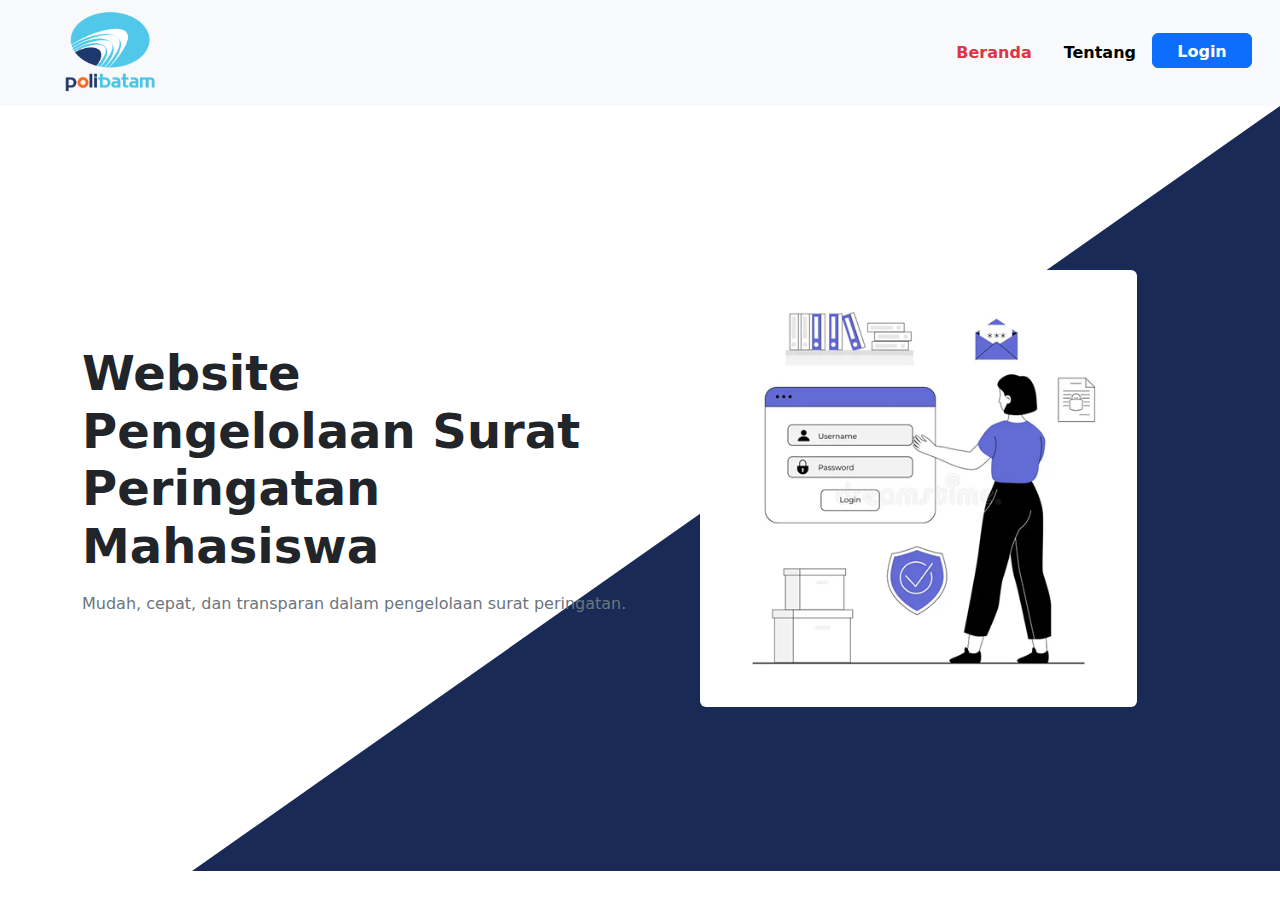
<file: index.html>
<!DOCTYPE html>
<html lang="id">
  <head>
    <meta charset="UTF-8" />
    <meta name="viewport" content="width=device-width, initial-scale=1.0" />
    <title>Dashboard</title>
    <link rel="stylesheet" href="index.css">
    <link
      href="https://cdn.jsdelivr.net/npm/bootstrap@5.3.2/dist/css/bootstrap.min.css"
      rel="stylesheet"
    />

    <link rel="preconnect" href="https://fonts.googleapis.com" />
    <link rel="preconnect" href="https://fonts.gstatic.com" crossorigin />
    <link
      href="https://fonts.googleapis.com/css2?family=Poppins:wght@400;600;700&display=swap"
      rel="stylesheet"
    />
  </head>
  <body>
    <header>
        <nav class="navbar navbar-expand-lg bg-body-tertiary">
          <div class="container-fluid">
            <img src="./FOTO/logo.png" class="ms-xl-5 ms-0" width="100px" alt="">
            <button class="navbar-toggler" type="button" data-bs-toggle="collapse" data-bs-target="#navbarSupportedContent" aria-controls="navbarSupportedContent" aria-expanded="false" aria-label="Toggle navigation">
              <span class="navbar-toggler-icon"></span>
            </button>
            <div class="collapse navbar-collapse" id="navbarSupportedContent">
              <ul class="navbar-nav me-auto mb-2 mb-lg-0">
              </ul>
              <div class="d-flex">
                 <li class="nav-item nav">
                  <a class="nav-link text-danger fw-bold active" aria-current="page" href="index.html">Beranda</a>
                </li>
                 <li class="nav-item nav">
                  <a class="nav-link text-black fw-bold active" aria-current="page" href="tentang.html">Tentang</a>
                </li>
                <li class="nav-item nav">
                    <a href="login.html" type="button" class="btn btn-primary fw-bold me-3">Login</a>
                </li>
              </div>
            </div>
          </div>
        </nav>
        
    </header>

    <main class="hero-section">
      <div class="container">
        <div class="row align-items-center">
          <div class="col-lg-6 hero-content">
            <h1>Website Pengelolaan Surat Peringatan Mahasiswa</h1>
            <p class="mt-3">
              Mudah, cepat, dan transparan dalam pengelolaan surat peringatan.
            </p>
          </div>

          <div class="col-lg-6 mt-4 mt-lg-0">
            <div class="illustration-container">
              <img
                class="rounded-2 ms-xl-5 ms-0"
                src="./FOTO/Rectangle.png"
                alt="Ilustrasi Login dan Keamanan"
                width="80%"
              />
            </div>
          </div>
        </div>
      </div>
    </main>

    <script src="https://cdn.jsdelivr.net/npm/bootstrap@5.3.2/dist/js/bootstrap.bundle.min.js"></script>
  </body>
</html>
</file>
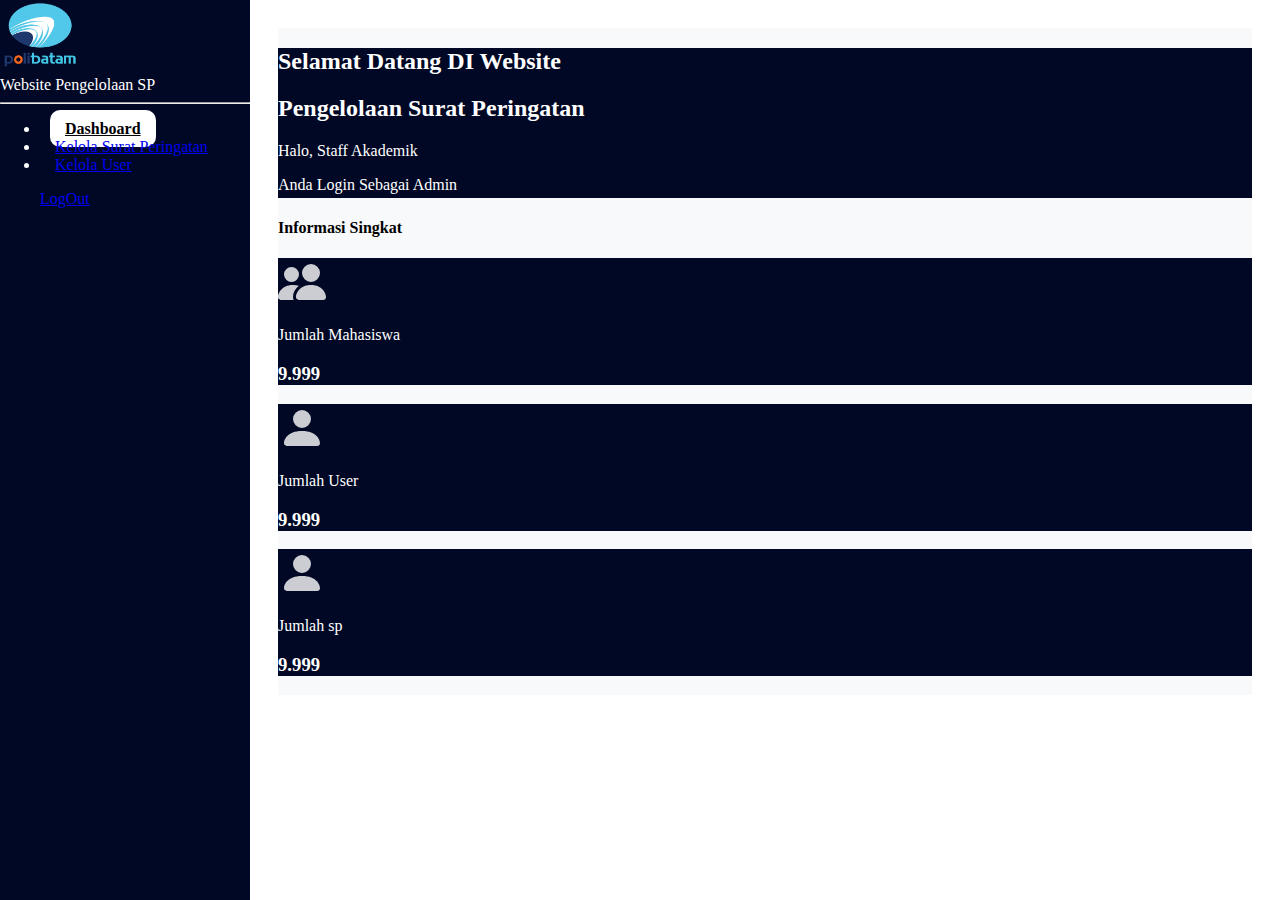
<file: admin/index.html>
<!DOCTYPE html>
<html lang="en">
  <head>
    <meta charset="UTF-8" />
    <meta name="viewport" content="width=device-width, initial-scale=1.0" />
    <title>Admin Page</title>
    <link rel="stylesheet" href="styles.css" />
    <link
      rel="stylesheet"
      href="https://cdn.jsdelivr.net/npm/bootstrap-icons@1.11.3/font/bootstrap-icons.min.css"
    />
    <link
      href="https://cdn.jsdelivr.net/npm/bootstrap@5.3.7/dist/css/bootstrap.min.css"
      rel="stylesheet"
      integrity="sha384-LN+7fdVzj6u52u30Kp6M/trliBMCMKTyK833zpbD+pXdCLuTusPj697FH4R/5mcr"
      crossorigin="anonymous"
    />
  </head>

  <body>
    <!-- Tombol Hamburger -->
    <i id="hamburger" class="bi bi-list fs-4 text-black"></i>

    <!-- Sidebar -->
    <div id="sidebar" class="sidebar d-flex flex-column">
      <div class="row">
        <div class="col-3 mt-2">
          <img src="../FOTO/logo.png" class="ms-4 mt-2" width="80px" alt="" />
        </div>
        <div class="col-9 d-flex flex-column mt-3">
          <span class="text-decoration-none ms-5 fw-bold fs-6"> Website </span>
          <span class="text-decoration-none ms-5 fw-bold fs-6">
            Pengelolaan
          </span>
          <span class="text-decoration-none ms-5 fw-bold fs-6"> SP </span>
        </div>
      </div>

      <hr style="color: white" />

      <ul class="d-flex nav flex-column">
        <li class="nav-item">
          <a class="nav-link active text-white fw-bold fs-6" href=""
            >Dashboard</a
          >
        </li>
        <li class="nav-item">
          <a class="nav-link text-white fw-bold fs-6" href="kelola_sp.html">Kelola Surat Peringatan</a>
        </li>
        <li class="nav-item">
          <a class="nav-link text-white fw-bold fs-6" href="kelola_user.html">Kelola User</a>
        </li>
      </ul>

      <ul class="mt-auto">
        <a href="../login.html" type="button" class="btn btn-light fw-bold">LogOut</a>
      </ul>
    </div>

    <!-- Konten Utama -->
    <div class="content">
      <div class="container-fluid">
        <div class="content-wrapper p-4">
          <div
            class="welcome-banner p-4 rounded-3 d-flex justify-content-between align-items-center"
          >
            <div>
              <h2 class="fw-bold mb-0">Selamat Datang DI Website</h2>
              <h2 class="fw-bold">Pengelolaan Surat Peringatan</h2>
            </div>
            <div class="text-end">
              <p class="mb-0">Halo, Staff Akademik</p>
              <p class="mb-0 small">Anda Login Sebagai Admin</p>
            </div>
          </div>

          <h4 class="mt-5 mb-3 fw-bold">Informasi Singkat</h4>

          <div class="row mt-2">
            <div class="col-lg-4 col-md-6 mb-4">
              <div class="info-card p-3 rounded-3 text-center">
                <svg
                  xmlns="http://www.w3.org/2000/svg"
                  width="48"
                  height="48"
                  fill="currentColor"
                  class="bi bi-people-fill mb-2"
                  viewBox="0 0 16 16"
                >
                  <path
                    d="M7 14s-1 0-1-1 1-4 5-4 5 3 5 4-1 1-1 1zm4-6a3 3 0 1 0 0-6 3 3 0 0 0 0 6m-5.784 6A2.24 2.24 0 0 1 5 13c0-1.355.68-2.75 1.936-3.72A6.3 6.3 0 0 0 5 9c-4 0-5 3-5 4s1 1 1 1zM4.5 8a2.5 2.5 0 1 0 0-5 2.5 2.5 0 0 0 0 5"
                  />
                </svg>
                <p class="mb-1">Jumlah Mahasiswa</p>
                <h3 class="fw-bold">9.999</h3>
              </div>
            </div>
            <div class="col-lg-4 col-md-6 mb-4">
              <div class="info-card p-3 rounded-3 text-center">
                <svg
                  xmlns="http://www.w3.org/2000/svg"
                  width="48"
                  height="48"
                  fill="currentColor"
                  class="bi bi-person-fill mb-2"
                  viewBox="0 0 16 16"
                >
                  <path
                    d="M3 14s-1 0-1-1 1-4 6-4 6 3 6 4-1 1-1 1zm5-6a3 3 0 1 0 0-6 3 3 0 0 0 0 6"
                  />
                </svg>
                <p class="mb-1">Jumlah User</p>
                <h3 class="fw-bold">9.999</h3>
              </div>
            </div>
            <div class="col-lg-4 col-md-6 mb-4">
              <div class="info-card p-3 rounded-3 text-center">
                <svg
                  xmlns="http://www.w3.org/2000/svg"
                  width="48"
                  height="48"
                  fill="currentColor"
                  class="bi bi-person-fill mb-2"
                  viewBox="0 0 16 16"
                >
                  <path
                    d="M3 14s-1 0-1-1 1-4 6-4 6 3 6 4-1 1-1 1zm5-6a3 3 0 1 0 0-6 3 3 0 0 0 0 6"
                  />
                </svg>
                <p class="mb-1">Jumlah sp</p>
                <h3 class="fw-bold">9.999</h3>
              </div>
            </div>
          </div>
        </div>
      </div>
    </div>

    <!-- Script -->
    <script>
      const hamburger = document.getElementById("hamburger");
      const sidebar = document.getElementById("sidebar");

      hamburger.addEventListener("click", () => {
        sidebar.classList.toggle("show");
      });
    </script>

    <script
      src="https://cdn.jsdelivr.net/npm/bootstrap@5.3.7/dist/js/bootstrap.bundle.min.js"
      integrity="sha384-ndDqU0Gzau9qJ1lfW4pNLlhNTkCfHzAVBReH9diLvGRem5+R9g2FzA8ZGN954O5Q"
      crossorigin="anonymous"
    ></script>
  </body>
</html>
</file>
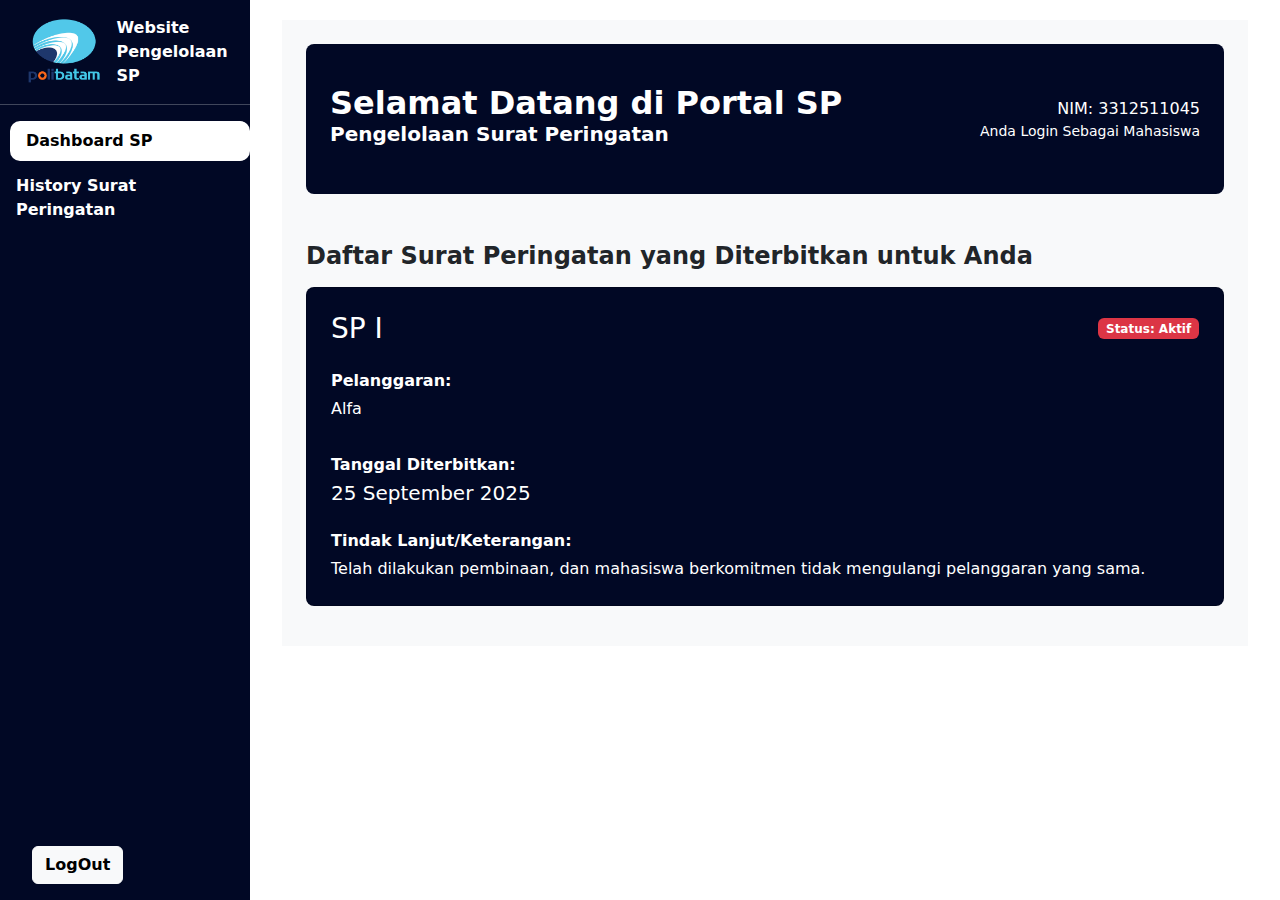
<file: mahasiswa/index.html>
<!DOCTYPE html>
<html lang="id">
  <head>
    <meta charset="UTF-8" />
    <meta name="viewport" content="width=device-width, initial-scale=1.0" />
    <title>Dashboard Mahasiswa</title>
    <link rel="stylesheet" href="css/styles.css" />
    <link
      rel="stylesheet"
      href="https://cdn.jsdelivr.net/npm/bootstrap-icons@1.11.3/font/bootstrap-icons.min.css"
    />
    <link
      href="https://cdn.jsdelivr.net/npm/bootstrap@5.3.2/dist/css/bootstrap.min.css"
      rel="stylesheet"
    />
  </head>

  <body>
    <i id="hamburger" class="bi bi-list fs-4 text-black"></i>

    <div id="sidebar" class="sidebar d-flex flex-column">
      <div class="row">
        <div class="col-3 mt-2">
          <img src="../FOTO/logo.png" class="ms-4 mt-2" width="80px" alt="" />
        </div>
        <div class="col-9 d-flex flex-column mt-3">
          <span class="text-decoration-none ms-5 fw-bold fs-6"> Website </span>
          <span class="text-decoration-none ms-5 fw-bold fs-6">
            Pengelolaan
          </span>
          <span class="text-decoration-none ms-5 fw-bold fs-6"> SP </span>
        </div>
      </div>
      <hr style="color: white" />
      <ul class="d-flex nav flex-column">
        <li class="nav-item">
          <a class="nav-link active text-white fw-bold fs-6" href="index.html"
            >Dashboard SP</a
          >
        </li>
        <li class="nav-item">
          <a class="nav-link text-white fw-bold fs-6" href="history.html"
            >History Surat Peringatan</a
          >
        </li>
      </ul>
      <ul class="mt-auto">
        <a href="../login.html" type="button" class="btn btn-light fw-bold"
          >LogOut</a
        >
      </ul>
    </div>

    <div class="content">
      <div class="container-fluid">
        <div class="content-wrapper p-4">
          <div
            class="welcome-banner p-4 rounded-3 d-flex justify-content-between align-items-center"
          >
            <div>
              <h2 class="fw-bold mb-0">Selamat Datang di Portal SP</h2>
              <h2 class="fw-bold fs-5">Pengelolaan Surat Peringatan</h2>
            </div>
            <div class="text-end">
              <p class="mb-0">NIM: 3312511045</p>
              <p class="mb-0 small">Anda Login Sebagai Mahasiswa</p>
            </div>
          </div>

          <h4 class="mt-5 mb-3 fw-bold">
            Daftar Surat Peringatan yang Diterbitkan untuk Anda
          </h4>

          <div
            style="background-color: #010825"
            class="info-card card text-white p-4 rounded-3 mb-3"
          >
            <div class="d-flex justify-content-between align-items-center mb-4">
              <h3 class="mb-0">SP I</h3>
              <span class="badge bg-danger">Status: Aktif</span>
            </div>

            <p class="text-white fw-bold mb-1 text-white">Pelanggaran:</p>
            <p>Alfa</p>

            <div class="row mt-3">
              <div class="col-md-6">
                <p class="text-white fw-bold mb-1">Tanggal Diterbitkan:</p>
                <h5>25 September 2025</h5>
              </div>
            </div>

            <p class="text-white fw-bold mt-3 mb-1">
              Tindak Lanjut/Keterangan:
            </p>
            <p class="mb-0">
              Telah dilakukan pembinaan, dan mahasiswa berkomitmen tidak
              mengulangi pelanggaran yang sama.
            </p>
          </div>
        </div>
      </div>
    </div>

    <script>
      const hamburger = document.getElementById("hamburger");
      const sidebar = document.getElementById("sidebar");

      hamburger.addEventListener("click", () => {
        sidebar.classList.toggle("show");
      });
    </script>
    <script src="https://cdn.jsdelivr.net/npm/bootstrap@5.3.7/dist/js/bootstrap.bundle.min.js"></script>
  </body>
</html>
</file>
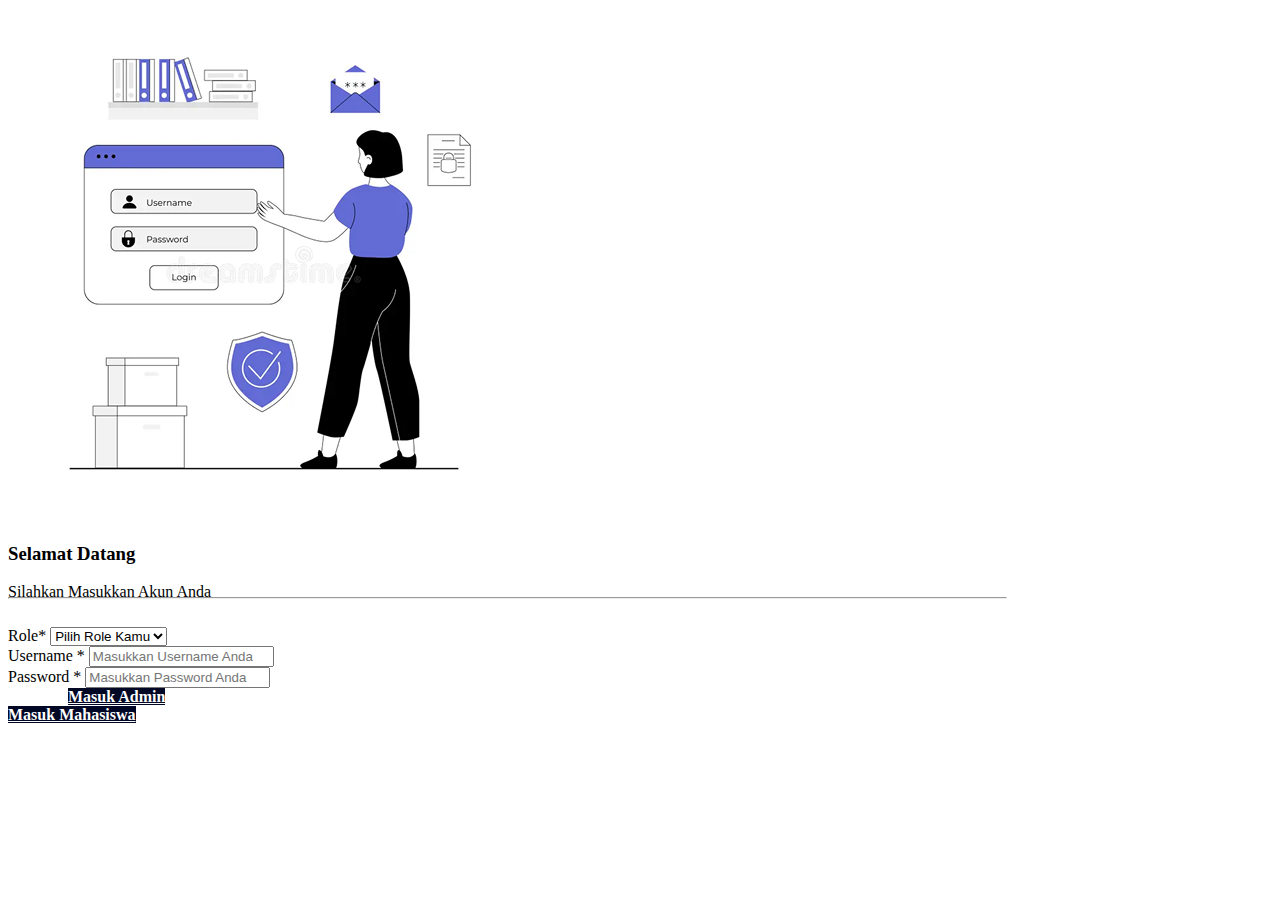
<file: login.html>
<!DOCTYPE html>
<html lang="en">
  <head>
    <meta charset="UTF-8" />
    <meta name="viewport" content="width=device-width, initial-scale=1.0" />
    <title>login</title>
    <link rel="stylesheet" href="login.css" />
    <link
      href="https://cdn.jsdelivr.net/npm/bootstrap@5.3.7/dist/css/bootstrap.min.css"
      rel="stylesheet"
      integrity="sha384-LN+7fdVzj6u52u30Kp6M/trliBMCMKTyK833zpbD+pXdCLuTusPj697FH4R/5mcr"
      crossorigin="anonymous"
    />
    <style>
      .baan {
        margin-left: 60px;
        width: auto;
      }
      .container {
        width: 79%;
      }

      .btn {
        background-color: #010825;
        color: white;
        font-weight: bold;
      }

      @media only screen and (max-width: 600px) {
        .container {
          width: 100%;
        }

        .baan {
          margin-left: 0px;
          width: auto;
        }
      }
    </style>
  </head>
  <body>
    <section class="p-2 p-md-4 mt-xl-3">
      <div class="container">
        <div class="card border-light-subtle shadow-sm">
          <div class="row g-0">
            <div class="col-12 col-md-6">
              <img
                class="img-fluid rounded-start w-100 h-100 object-fit-cover"
                loading="lazy"
                src="./FOTO/Rectangle.png"
                alt="BootstrapBrain Logo"
              />
            </div>
            <div class="col-12 col-md-6">
              <div class="card-body p-3 p-md-4 p-xl-5">
                <div class="row">
                  <div class="col-12">
                    <div class="mb-5">
                      <h3 class="text-center fw-bold">Selamat Datang</h3>
                      <p class="text-center fw-medium fs-5">
                        Silahkan Masukkan Akun Anda
                      </p>
                    </div>
                    <hr style="position: relative; top: -20px" />
                  </div>
                </div>
                <form action="#!">
                  <div class="row gy-3 gy-md-4 overflow-hidden">
                    <div class="col-12">
                      <label for="password" class="form-label"
                        >Role<span class="text-danger">*</span></label
                      >
                      <select
                        class="form-select"
                        aria-label="Default select example"
                      >
                        <option selected>Pilih Role Kamu</option>
                        <option value="1">Staff Akademik</option>
                        <option value="2">Mahasiswa</option>
                      </select>
                    </div>
                    <div class="col-12">
                      <label for="email" class="form-label"
                        >Username <span class="text-danger">*</span></label
                      >
                      <input
                        type="email"
                        class="form-control"
                        name="email"
                        id="email"
                        placeholder="Masukkan Username Anda"
                        required
                      />
                    </div>
                    <div class="col-12">
                      <label for="password" class="form-label"
                        >Password <span class="text-danger">*</span></label
                      >
                      <input
                        type="password"
                        class="form-control"
                        name="password"
                        id="password"
                        placeholder="Masukkan Password Anda"
                        value=""
                        required
                      />
                    </div>
                    <div class="row mt-2">
                      <!-- <div class="col-12">
                <div class="d-flex gap-2 gap-md-4 flex-column flex-md-row justify-content-md-end">
                  <a href="#!" class="link-secondary text-decoration-none fw-bold">Lupa Password??</a>
                </div>
              </div> -->
                    </div>
                    <div class="col-12">
                      <div class="d-grid">
                        <div class="row">
                          <div class="col-md-6 col-12 text-center">
                            <a
                              href="admin/index.html"
                              class="baan btn bsb btn-sm"
                              type="submit"
                              >Masuk Admin</a
                            >
                          </div>
                          <div class="col-md-6 col-12 mt-3 text-center mt-md-0">
                            <a
                              href="mahasiswa/index.html"
                              class="btn bsb btn-sm"
                              type="submit"
                              >Masuk Mahasiswa</a
                            >
                          </div>
                        </div>
                      </div>
                    </div>
                  </div>
                </form>
              </div>
            </div>
          </div>
        </div>
      </div>
    </section>

    <script
      src="https://cdn.jsdelivr.net/npm/bootstrap@5.3.7/dist/js/bootstrap.bundle.min.js"
      integrity="sha384-ndDqU0Gzau9qJ1lfW4pNLlhNTkCfHzAVBReH9diLvGRem5+R9g2FzA8ZGN954O5Q"
      crossorigin="anonymous"
    ></script>
  </body>
</html>
</file>
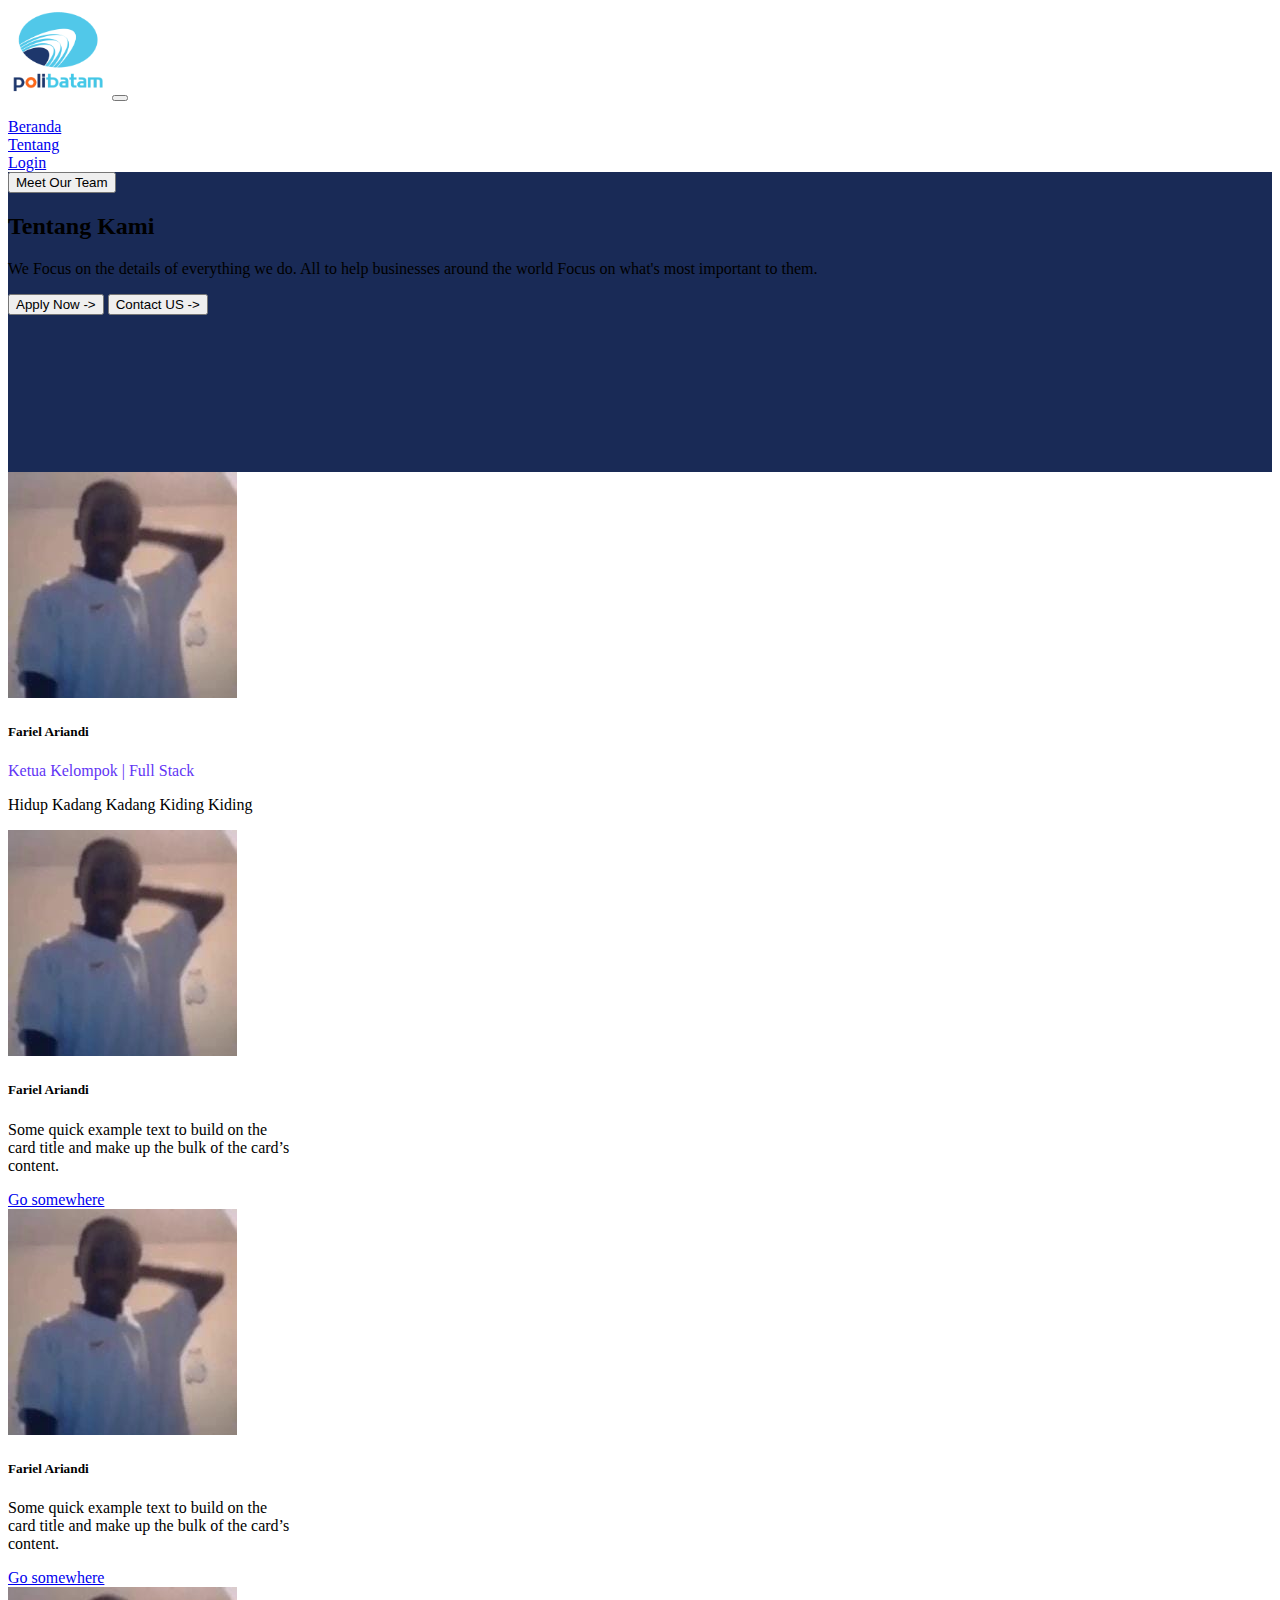
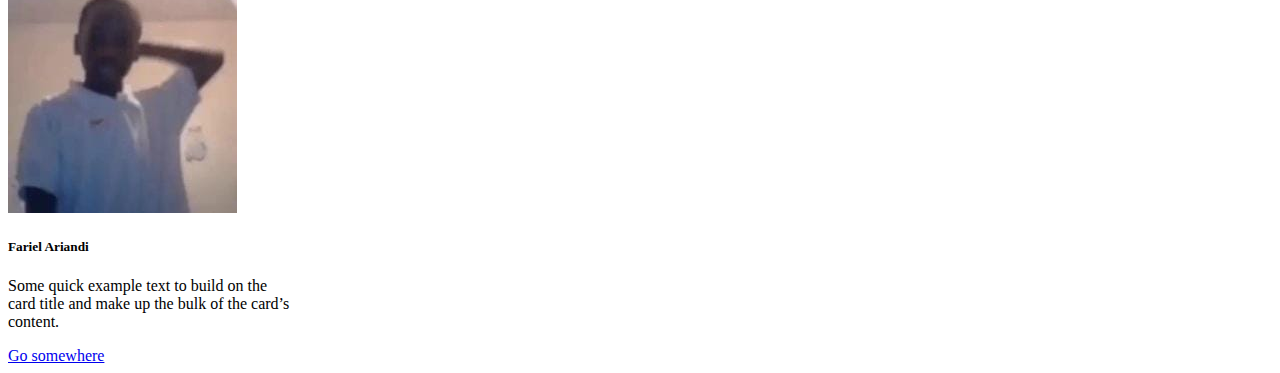
<file: tentang.html>
<!DOCTYPE html>
<html lang="en">
  <head>
    <meta charset="UTF-8" />
    <meta name="viewport" content="width=device-width, initial-scale=1.0" />
    <title>Document</title>
    <link rel="stylesheet" href="tentang.css" />
    <link
      href="https://cdn.jsdelivr.net/npm/bootstrap@5.3.7/dist/css/bootstrap.min.css"
      rel="stylesheet"
      integrity="sha384-LN+7fdVzj6u52u30Kp6M/trliBMCMKTyK833zpbD+pXdCLuTusPj697FH4R/5mcr"
      crossorigin="anonymous"
    />
  </head>
  <body>
    <nav class="navbar navbar-expand-lg bg-body-tertiary">
      <div class="container-fluid">
        <img src="./FOTO/logo.png" class="ms-xl-5 ms-0" width="100px" alt="" />
        <button
          class="navbar-toggler"
          type="button"
          data-bs-toggle="collapse"
          data-bs-target="#navbarSupportedContent"
          aria-controls="navbarSupportedContent"
          aria-expanded="false"
          aria-label="Toggle navigation"
        >
          <span class="navbar-toggler-icon"></span>
        </button>
        <div class="collapse navbar-collapse" id="navbarSupportedContent">
          <ul class="navbar-nav me-auto mb-2 mb-lg-0"></ul>
          <div class="d-flex">
            <li class="nav-item nav">
              <a
                class="nav-link text-black fw-bold active"
                aria-current="page"
                href="index.html"
                >Beranda</a
              >
            </li>
            <li class="nav-item nav">
              <a
                class="nav-link text-danger fw-bold active"
                aria-current="page"
                href="tentang.html"
                >Tentang</a
              >
            </li>
            <li class="nav-item nav">
              <a
                href="login.html"
                type="button"
                class="btns btn btn-primary fw-bold me-3"
                >Login</a
              >
            </li>
          </div>
        </div>
      </div>
    </nav>

    <div class="hero">
      <div class="text-center">
        <button type="button" class="btn btn-sm btn-light mt-5">
          Meet Our Team
        </button>
      </div>
      <h2 class="text-center fw-bold mt-3 text-white">Tentang Kami</h2>
      <p class="text-center text-white">
        We Focus on the details of everything we do. All to help businesses
        around the world Focus on what's most important to them.
      </p>
      <div class="text-center">
        <button type="button" class="btn btn-light">Apply Now -></button>
        <button type="button" class="btn btn-primary">Contact US -></button>
      </div>
    </div>

    <div class="foto mt-4">
      <div class="container d-flex justify-content-center">
        <div class="card" style="width: 18rem">
          <img src="./FOTO/BInung.jpg" class="card-img-top" alt="..." />
          <div class="card-body">
            <h5 class="card-title fw-bold">Fariel Ariandi</h5>
            <p class="card-text fw-medium" style="color: #6236f5">
              Ketua Kelompok | Full Stack
            </p>
            <p class="text-center">Hidup Kadang Kadang Kiding Kiding</p>
          </div>
        </div>
      </div>
      <div class="mt-4  container d-flex justify-content-center">
        <div class="row">
          <div class="col-sm d-flex justify-content-center">
            <div class="card" style="width: 18rem">
              <img src="./FOTO/BInung.jpg" class="card-img-top" alt="..." />
              <div class="card-body">
                <h5 class="card-title fw-bold">Fariel Ariandi</h5>
                <p class="card-text">
                  Some quick example text to build on the card title and make up
                  the bulk of the card’s content.
                </p>
                <a href="#" class="btn btn-primary">Go somewhere</a>
              </div>
            </div>
          </div>
          <div class="col-sm mt-4 mt-xl-0 d-flex justify-content-center">
            <div class="card" style="width: 18rem">
              <img src="./FOTO/BInung.jpg" class="card-img-top" alt="..." />
              <div class="card-body">
                <h5 class="card-title fw-bold">Fariel Ariandi</h5>
                <p class="card-text">
                  Some quick example text to build on the card title and make up
                  the bulk of the card’s content.
                </p>
                <a href="#" class="btn btn-primary">Go somewhere</a>
              </div>
            </div>
          </div>
          <div class="col-sm d-flex mt-4 mt-xl-0  justify-content-center">
            <div class="card" style="width: 18rem">
              <img src="./FOTO/BInung.jpg" class="card-img-top" alt="..." />
              <div class="card-body">
                <h5 class="card-title fw-bold">Fariel Ariandi</h5>
                <p class="card-text">
                  Some quick example text to build on the card title and make up
                  the bulk of the card’s content.
                </p>
                <a href="#" class="btn btn-primary">Go somewhere</a>
              </div>
            </div>
          </div>
        </div>
      </div>
    </div>

    <script
      src="https://cdn.jsdelivr.net/npm/bootstrap@5.3.7/dist/js/bootstrap.bundle.min.js"
      integrity="sha384-ndDqU0Gzau9qJ1lfW4pNLlhNTkCfHzAVBReH9diLvGRem5+R9g2FzA8ZGN954O5Q"
      crossorigin="anonymous"
    ></script>
  </body>
</html>
</file>
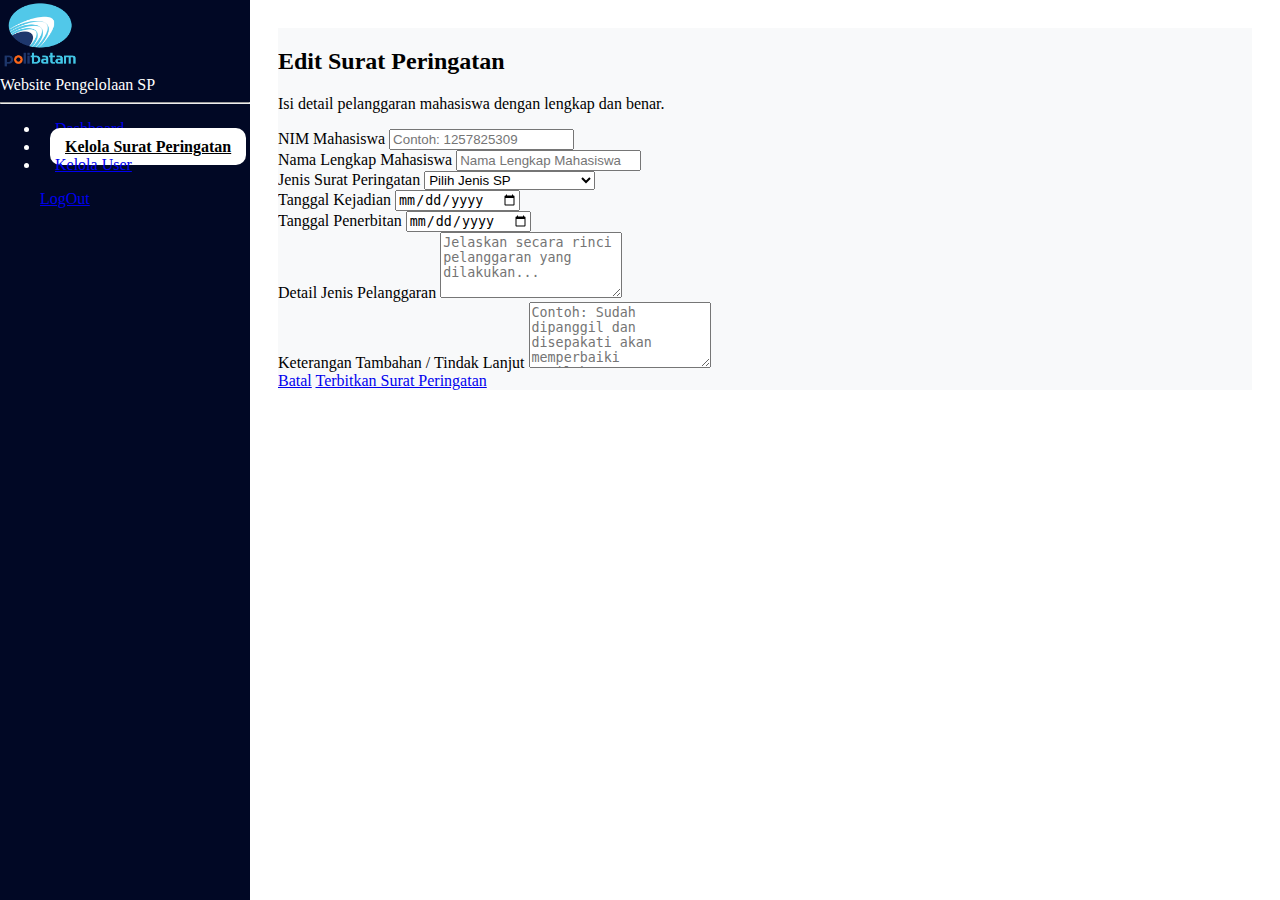
<file: admin/edit_sp.html>
<!DOCTYPE html>
<html lang="en">
  <head>
    <meta charset="UTF-8" />
    <meta name="viewport" content="width=device-width, initial-scale=1.0" />
    <title>Admin Page</title>
    <link rel="stylesheet" href="kelola_sp.css" />
    <link
      rel="stylesheet"
      href="https://cdn.jsdelivr.net/npm/bootstrap-icons@1.11.3/font/bootstrap-icons.min.css"
    />
    <link
      href="https://cdn.jsdelivr.net/npm/bootstrap@5.3.7/dist/css/bootstrap.min.css"
      rel="stylesheet"
      integrity="sha384-LN+7fdVzj6u52u30Kp6M/trliBMCMKTyK833zpbD+pXdCLuTusPj697FH4R/5mcr"
      crossorigin="anonymous"
    />
  </head>

  <body>
    <!-- Tombol Hamburger -->
    <i id="hamburger" class="bi bi-list fs-4 text-black"></i>

    <!-- Sidebar -->
    <div id="sidebar" class="sidebar d-flex flex-column">
      <div class="row">
        <div class="col-3 mt-2">
          <img src="../FOTO/logo.png" class="ms-4 mt-2" width="80px" alt="" />
        </div>
        <div class="col-9 d-flex flex-column mt-3">
          <span class="text-decoration-none ms-5 fw-bold fs-6"> Website </span>
          <span class="text-decoration-none ms-5 fw-bold fs-6">
            Pengelolaan
          </span>
          <span class="text-decoration-none ms-5 fw-bold fs-6"> SP </span>
        </div>
      </div>

      <hr style="color: white" />

      <ul class="d-flex nav flex-column">
        <li class="nav-item">
          <a class="nav-link text-white fw-bold fs-6" href="index.html"
            >Dashboard</a
          >
        </li>
        <li class="nav-item">
          <a class="nav-link active text-white fw-bold fs-6" href="kelola_sp.html"
            >Kelola Surat Peringatan</a
          >
        </li>
        <li class="nav-item">
          <a
            class="nav-link text-white fw-bold fs-6"
            href="kelola_user.html"
            >Kelola User</a
          >
        </li>
      </ul>

      <ul class="mt-auto">
        <a href="../login.html" type="button" class="btn btn-light fw-bold"
          >LogOut</a
        >
      </ul>
    </div>

    <!-- Konten Utama -->
    <div class="content">
      <div class="container-fluid">
        <div class="content-wrapper p-4">
          <!-- Otak atik bebas -->
           <div class="main-content flex-grow-1">
            
            <h2 class="mb-4">Edit Surat Peringatan</h2>
            <p class="text-muted mb-4">Isi detail pelanggaran mahasiswa dengan lengkap dan benar.</p>

            <form> 
                <div class="row mb-3">
                    <div class="col-md-6">
                        <label for="nim" class="form-label fw-bold">NIM Mahasiswa</label>
                        <input type="text" class="form-control" id="nim" placeholder="Contoh: 1257825309">
                    </div>
                    <div class="col-md-6">
                        <label for="nama" class="form-label fw-bold">Nama Lengkap Mahasiswa</label>
                        <input type="text" class="form-control" id="nama" placeholder="Nama Lengkap Mahasiswa">
                    </div>
                </div>

                <div class="mb-3">
                    <label for="jenisSP" class="form-label fw-bold">Jenis Surat Peringatan</label>
                    <select class="form-select mb-3" id="jenisSP" aria-label="Jenis Surat Peringatan">
                        <option selected>Pilih Jenis SP</option>
                        <option value="1">SP I (Peringatan Awal)</option>
                        <option value="2">SP II (Peringatan Kedua)</option>
                        <option value="3">SP III (Peringatan Akhir)</option>
                    </select>

                    </div>

                <div class="row mb-3">
                    <div class="col-md-6">
                        <label for="tglKejadian" class="form-label fw-bold">Tanggal Kejadian</label>
                        <input type="date" class="form-control" id="tglKejadian" placeholder="dd/mm/yyyy">
                    </div>
                    <div class="col-md-6">
                        <label for="tglTerbit" class="form-label fw-bold">Tanggal Penerbitan</label>
                        <input type="date" class="form-control" id="tglTerbit" placeholder="dd/mm/yyyy">
                    </div>
                </div>

                <div class="row mb-4">
                    <div class="col-md-6">
                        <label for="detailPelanggaran" class="form-label fw-bold">Detail Jenis Pelanggaran</label>
                        <textarea class="form-control" id="detailPelanggaran" rows="4" placeholder="Jelaskan secara rinci pelanggaran yang dilakukan..."></textarea>
                    </div>
                    <div class="col-md-6">
                        <label for="keteranganTambahan" class="form-label fw-bold">Keterangan Tambahan / Tindak Lanjut</label>
                        <textarea class="form-control" id="keteranganTambahan" rows="4" placeholder="Contoh: Sudah dipanggil dan disepakati akan memperbaiki perilaku..."></textarea>
                    </div>
                </div>

                <div class="d-flex justify-content-end">
                    <a href="kelola_sp.html" type="button" class="btn btn-secondary me-2">Batal</a>
                    <a href="kelola_sp.html" type="submit" class="btn btn-dark">Terbitkan Surat Peringatan</a>
                </div>
                
            </form>
            </div>
          <!-- batasan otak atik -->
        </div>
      </div>
    </div>

    <!-- Script -->
    <script>
      const hamburger = document.getElementById("hamburger");
      const sidebar = document.getElementById("sidebar");

      hamburger.addEventListener("click", () => {
        sidebar.classList.toggle("show");
      });
    </script>

    <script
      src="https://cdn.jsdelivr.net/npm/bootstrap@5.3.7/dist/js/bootstrap.bundle.min.js"
      integrity="sha384-ndDqU0Gzau9qJ1lfW4pNLlhNTkCfHzAVBReH9diLvGRem5+R9g2FzA8ZGN954O5Q"
      crossorigin="anonymous"
    ></script>
  </body>
</html>
</file>
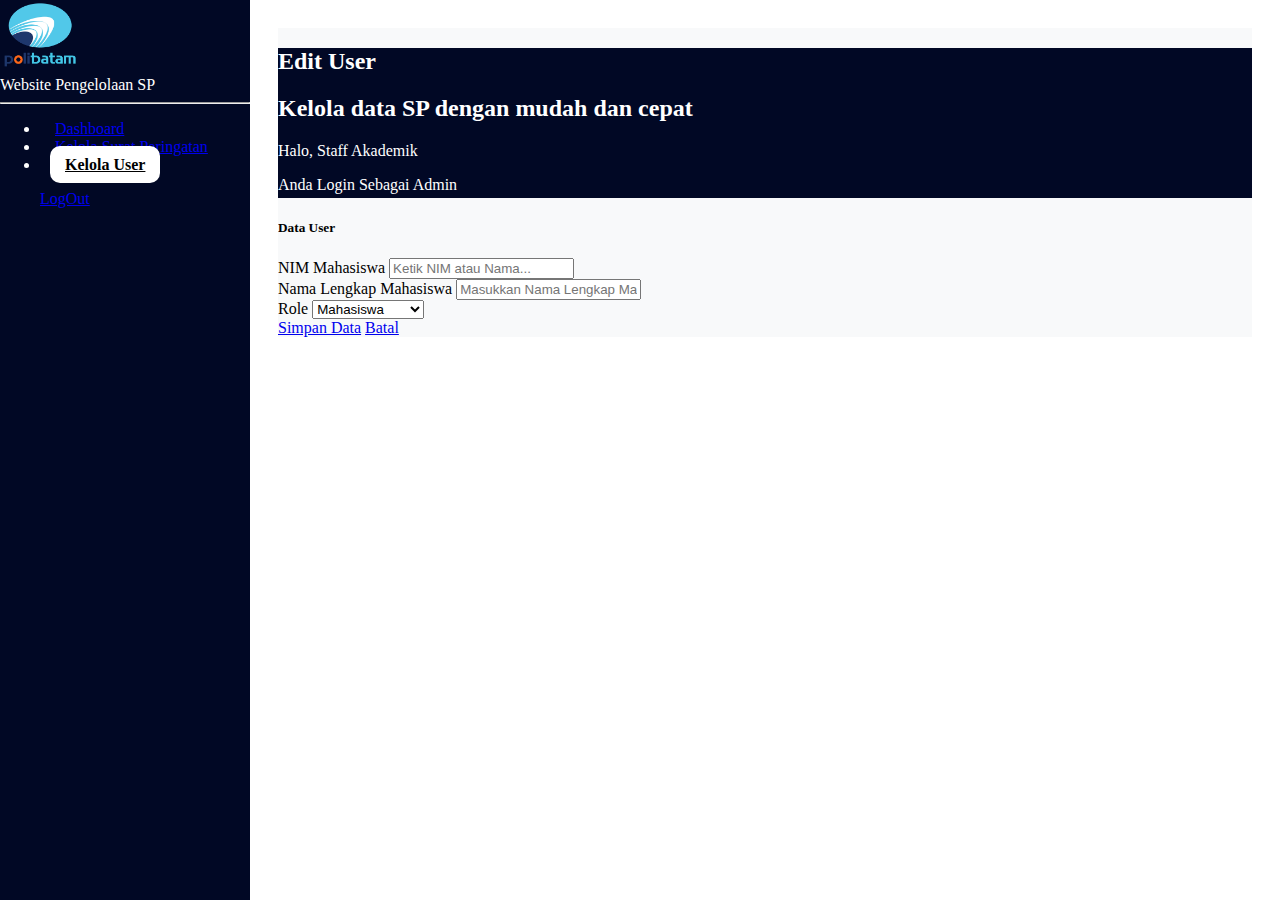
<file: admin/edit_user.html>
<!DOCTYPE html>
<html lang="en">
  <head>
    <meta charset="UTF-8" />
    <meta name="viewport" content="width=device-width, initial-scale=1.0" />
    <title>Admin Page</title>
    <link rel="stylesheet" href="kelola_sp.css" />
    <link
      rel="stylesheet"
      href="https://cdn.jsdelivr.net/npm/bootstrap-icons@1.11.3/font/bootstrap-icons.min.css"
    />
    <link
      href="https://cdn.jsdelivr.net/npm/bootstrap@5.3.7/dist/css/bootstrap.min.css"
      rel="stylesheet"
      integrity="sha384-LN+7fdVzj6u52u30Kp6M/trliBMCMKTyK833zpbD+pXdCLuTusPj697FH4R/5mcr"
      crossorigin="anonymous"
    />
  </head>

  <body>
    <!-- Tombol Hamburger -->
    <i id="hamburger" class="bi bi-list fs-4 text-black"></i>

    <!-- Sidebar -->
    <div id="sidebar" class="sidebar d-flex flex-column">
      <div class="row">
        <div class="col-3 mt-2">
          <img src="../FOTO/logo.png" class="ms-4 mt-2" width="80px" alt="" />
        </div>
        <div class="col-9 d-flex flex-column mt-3">
          <span class="text-decoration-none ms-5 fw-bold fs-6"> Website </span>
          <span class="text-decoration-none ms-5 fw-bold fs-6">
            Pengelolaan
          </span>
          <span class="text-decoration-none ms-5 fw-bold fs-6"> SP </span>
        </div>
      </div>

      <hr style="color: white" />

      <ul class="d-flex nav flex-column">
        <li class="nav-item">
          <a class="nav-link text-white fw-bold fs-6" href="index.html"
            >Dashboard</a
          >
        </li>
        <li class="nav-item">
          <a class="nav-link text-white fw-bold fs-6" href="kelola_sp.html"
            >Kelola Surat Peringatan</a
          >
        </li>
        <li class="nav-item">
          <a
            class="nav-link active text-white fw-bold fs-6"
            href="kelola_user.html"
            >Kelola User</a
          >
        </li>
      </ul>

      <ul class="mt-auto">
        <a href="../login.html" type="button" class="btn btn-light fw-bold"
          >LogOut</a
        >
      </ul>
    </div>

    <!-- Konten Utama -->
    <div class="content">
      <div class="container-fluid">
        <div class="content-wrapper p-4">
          <div
            class="welcome-banner p-4 rounded-3 d-flex justify-content-between align-items-center"
          >
            <div>
              <h2 class="fw-bold mb-0">Edit User</h2>
              <h2 class="fw-bold fs-5">
                Kelola data SP dengan mudah dan cepat
              </h2>
            </div>
            <div class="text-end">
              <p class="mb-0">Halo, Staff Akademik</p>
              <p class="mb-0 small">Anda Login Sebagai Admin</p>
            </div>
          </div>
          <form
            action="proses/tambah_sp.php"
            method="POST"
            class="mt-4 p-4 border rounded-3 bg-white"
          >
            <h5 class="mb-3">Data User</h5>
            <div class="row">
              <div class="col-md-6 mb-3">
                <label class="form-label">NIM Mahasiswa</label>
                <input
                  class="form-control"
                  list="nim-options"
                  id="nim_search"
                  placeholder="Ketik NIM atau Nama..."
                  required
                />
                <input type="hidden" name="nim" id="nim_hidden" />
              </div>
              <div class="col-md-6 mb-3">
                <label class="form-label">Nama Lengkap Mahasiswa</label>
                <input
                  type="text"
                  name="nama_mahasiswa"
                  id="nama_mahasiswa"
                  class="form-control"
                  placeholder="Masukkan Nama Lengkap Mahasiswa"
                  required
                />
              </div>
            </div>

            <div class="mb-3">
              <label class="form-label">Role</label>
              <select name="jenis_sp" class="form-select" required>
                <option value="SP1">Mahasiswa</option>
                <option value="SP2">Staff Akademik</option>
              </select>
            </div>

            <div class="mt-4">
              <a href="kelola_user.html" type="submit" class="btn btn-primary"
                >Simpan Data</a
              >
              <a href="kelola_user.html" class="btn btn-secondary">Batal</a>
            </div>
          </form>
        </div>
      </div>
    </div>

    <!-- Script -->
    <script>
      const hamburger = document.getElementById("hamburger");
      const sidebar = document.getElementById("sidebar");

      hamburger.addEventListener("click", () => {
        sidebar.classList.toggle("show");
      });
    </script>

    <script
      src="https://cdn.jsdelivr.net/npm/bootstrap@5.3.7/dist/js/bootstrap.bundle.min.js"
      integrity="sha384-ndDqU0Gzau9qJ1lfW4pNLlhNTkCfHzAVBReH9diLvGRem5+R9g2FzA8ZGN954O5Q"
      crossorigin="anonymous"
    ></script>
  </body>
</html>
</file>
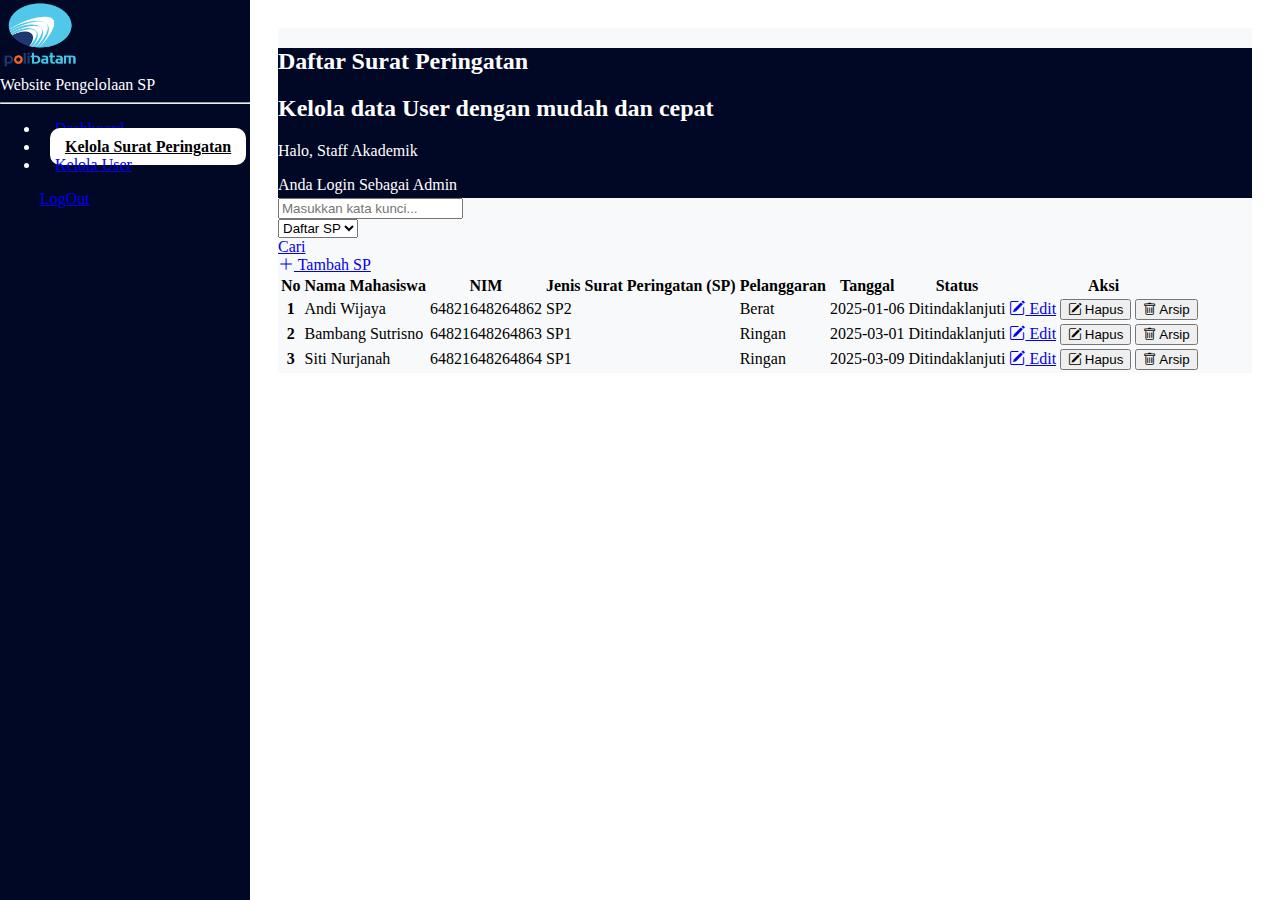
<file: admin/kelola_sp.html>
<!DOCTYPE html>
<html lang="en">
  <head>
    <meta charset="UTF-8" />
    <meta name="viewport" content="width=device-width, initial-scale=1.0" />
    <title>Admin Page</title>
    <link rel="stylesheet" href="kelola_sp.css" />
    <link
      rel="stylesheet"
      href="https://cdn.jsdelivr.net/npm/bootstrap-icons@1.11.3/font/bootstrap-icons.min.css"
    />
    <link
      href="https://cdn.jsdelivr.net/npm/bootstrap@5.3.7/dist/css/bootstrap.min.css"
      rel="stylesheet"
      integrity="sha384-LN+7fdVzj6u52u30Kp6M/trliBMCMKTyK833zpbD+pXdCLuTusPj697FH4R/5mcr"
      crossorigin="anonymous"
    />
  </head>

  <body>
    <!-- Tombol Hamburger -->
    <i id="hamburger" class="bi bi-list fs-4 text-black"></i>

    <!-- Sidebar -->
    <div id="sidebar" class="sidebar d-flex flex-column">
      <div class="row">
        <div class="col-3 mt-2">
          <img src="../FOTO/logo.png" class="ms-4 mt-2" width="80px" alt="" />
        </div>
        <div class="col-9 d-flex flex-column mt-3">
          <span class="text-decoration-none ms-5 fw-bold fs-6"> Website </span>
          <span class="text-decoration-none ms-5 fw-bold fs-6">
            Pengelolaan
          </span>
          <span class="text-decoration-none ms-5 fw-bold fs-6"> SP </span>
        </div>
      </div>

      <hr style="color: white" />

      <ul class="d-flex nav flex-column">
        <li class="nav-item">
          <a class="nav-link text-white fw-bold fs-6" href="index.html"
            >Dashboard</a
          >
        </li>
        <li class="nav-item">
          <a
            class="nav-link active text-white fw-bold fs-6"
            href="kelola_sp.html"
            >Kelola Surat Peringatan</a
          >
        </li>
        <li class="nav-item">
          <a class="nav-link text-white fw-bold fs-6" href="kelola_user.html"
            >Kelola User</a
          >
        </li>
      </ul>

      <ul class="mt-auto">
        <a href="../login.html" type="button" class="btn btn-light fw-bold"
          >LogOut</a
        >
      </ul>
    </div>

    <!-- Konten Utama -->
    <div class="content">
      <div class="container-fluid">
        <div class="content-wrapper p-4">
          <div
            class="welcome-banner p-md-4 p-4 rounded-3 d-flex flex-column flex-md-row justify-content-md-between align-items-start align-items-md-center"
          >
            <div>
              <h2 class="fw-bold mb-0">Daftar Surat Peringatan</h2>
              <h2 class="fw-bold fs-5">
                Kelola data User dengan mudah dan cepat
              </h2>
            </div>
            <div class="text-end">
              <p class="mb-0">Halo, Staff Akademik</p>
              <p class="mb-0 small">Anda Login Sebagai Admin</p>
            </div>
          </div>

          <!-- Otak atik bebas -->
          <div class="row mt-3">
            <div class="col-md-4 col-12 mt-md-0 mt-2">
              <input
                type="text"
                class="form-control"
                placeholder="Masukkan kata kunci..."
                aria-label="Search"
              />
            </div>
            <div class="col-md-2 col-12 mt-md-0 mt-2">
              <select class="form-select" aria-label="Default select example">
                <option selected>Daftar SP</option>
                <option value="1">SP1</option>
                <option value="2">SP2</option>
                <option value="3">SP3</option>
              </select>
            </div>
            <div class="col-md-2 col-12 mt-md-0 mt-2 text-center text-md-start">
              <a name="" id="" class="btn btn-primary" href="#" role="button"
                >Cari</a
              >
            </div>
            <div class="col-md-3 col-12 mt-md-0 mt-2 text-md-start text-center">
              <a href="tambah_sp.html" class="btn btn-dark mb-3"
                ><i class="bi bi-plus-lg"></i> Tambah SP</a
              >
            </div>

            <div class="table-responsive">
              <table class="table table-striped table-bordered">
                <thead class="table-dark">
                  <tr>
                    <th scope="col">No</th>
                    <th scope="col">Nama Mahasiswa</th>
                    <th scope="col">NIM</th>
                    <th scope="col">Jenis Surat Peringatan (SP)</th>
                    <th scope="col">Pelanggaran</th>
                    <th scope="col">Tanggal</th>
                    <th scope="col">Status</th>
                    <th scope="col">Aksi</th>
                  </tr>
                </thead>
                <tbody>
                  <tr>
                    <th scope="row">1</th>
                    <td>Andi Wijaya</td>
                    <td>64821648264862</td>
                    <td>SP2</td>
                    <td>Berat</td>
                    <td>2025-01-06</td>
                    <td>Ditindaklanjuti</td>
                    <td class="d-flex gap-2">
                      <a
                        href="edit_sp.html"
                        class="btn d-flex h-25 btn-sm btn-success me-1"
                        ><i class="bi bi-pencil-square"></i> Edit</a
                      >
                      <button
                        class="btn btn-sm d-flex h-25 btn-primary me-1"
                        onclick="konfirmasiHapus()"
                      >
                        <i class="bi bi-pencil-square"></i> Hapus
                      </button>
                      <button class="btn btn-sm btn-danger d-flex h-25">
                        <i class="bi bi-trash"></i> Arsip
                      </button>
                    </td>
                  </tr>
                  <tr>
                    <th scope="row">2</th>
                    <td>Bambang Sutrisno</td>
                    <td>64821648264863</td>
                    <td>SP1</td>
                    <td>Ringan</td>
                    <td>2025-03-01</td>
                    <td>Ditindaklanjuti</td>
                    <td class="d-flex gap-2">
                      <a
                        href="edit_sp.html"
                        class="btn d-flex h-25 btn-sm btn-success me-1"
                        ><i class="bi bi-pencil-square"></i> Edit</a
                      >
                      <button
                        class="btn btn-sm d-flex h-25 btn-primary me-1"
                        onclick="konfirmasiHapus()"
                      >
                        <i class="bi bi-pencil-square"></i> Hapus
                      </button>
                      <button class="btn btn-sm btn-danger d-flex h-25">
                        <i class="bi bi-trash"></i> Arsip
                      </button>
                    </td>
                  </tr>
                  <tr>
                    <th scope="row">3</th>
                    <td>Siti Nurjanah</td>
                    <td>64821648264864</td>
                    <td>SP1</td>
                    <td>Ringan</td>
                    <td>2025-03-09</td>
                    <td>Ditindaklanjuti</td>
                    <td class="d-flex gap-2">
                      <a
                        href="edit_sp.html"
                        class="btn d-flex h-25 btn-sm btn-success me-1"
                        ><i class="bi bi-pencil-square"></i> Edit</a
                      >
                      <button
                        class="btn btn-sm d-flex h-25 btn-primary me-1"
                        onclick="konfirmasiHapus()"
                      >
                        <i class="bi bi-pencil-square"></i> Hapus
                      </button>
                      <button class="btn btn-sm btn-danger d-flex h-25">
                        <i class="bi bi-trash"></i> Arsip
                      </button>
                    </td>
                  </tr>
                </tbody>
              </table>
            </div>
          </div>
          <!-- batasan otak atik -->
        </div>
      </div>
    </div>

    <!-- Script -->
    <script>
      function konfirmasiHapus() {
        alert("Apakah Anda yakin ingin menghapus?");
      }

      const hamburger = document.getElementById("hamburger");
      const sidebar = document.getElementById("sidebar");

      hamburger.addEventListener("click", () => {
        sidebar.classList.toggle("show");
      });
    </script>

    <script
      src="https://cdn.jsdelivr.net/npm/bootstrap@5.3.7/dist/js/bootstrap.bundle.min.js"
      integrity="sha384-ndDqU0Gzau9qJ1lfW4pNLlhNTkCfHzAVBReH9diLvGRem5+R9g2FzA8ZGN954O5Q"
      crossorigin="anonymous"
    ></script>
  </body>
</html>
</file>
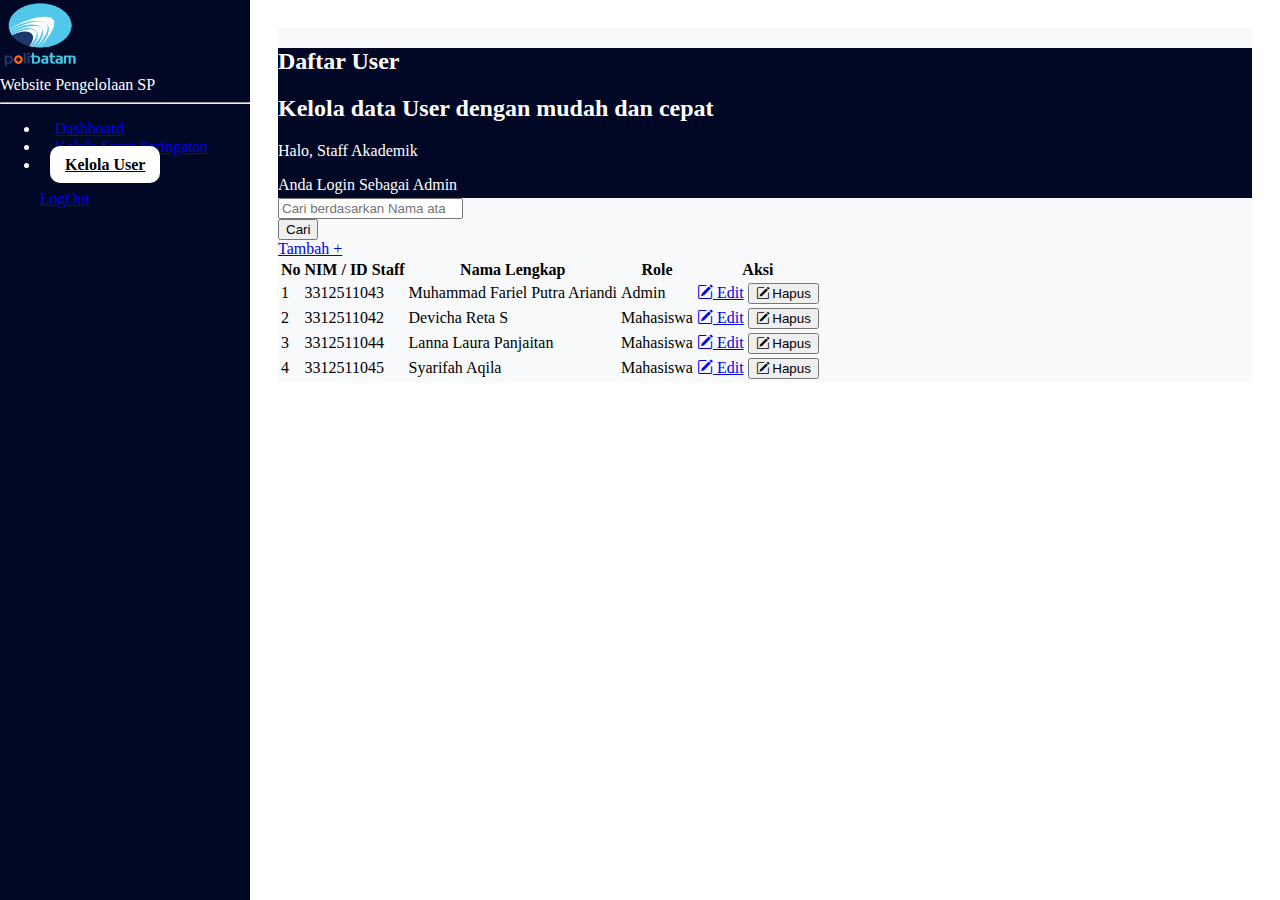
<file: admin/kelola_user.html>
<!DOCTYPE html>
<html lang="en">
  <head>
    <meta charset="UTF-8" />
    <meta name="viewport" content="width=device-width, initial-scale=1.0" />
    <title>Admin Page</title>
    <link rel="stylesheet" href="kelola_sp.css" />
    <link
      rel="stylesheet"
      href="https://cdn.jsdelivr.net/npm/bootstrap-icons@1.11.3/font/bootstrap-icons.min.css"
    />
    <link
      href="https://cdn.jsdelivr.net/npm/bootstrap@5.3.7/dist/css/bootstrap.min.css"
      rel="stylesheet"
      integrity="sha384-LN+7fdVzj6u52u30Kp6M/trliBMCMKTyK833zpbD+pXdCLuTusPj697FH4R/5mcr"
      crossorigin="anonymous"
    />
  </head>

  <body>
    <!-- Tombol Hamburger -->
    <i id="hamburger" class="bi bi-list fs-4 text-black"></i>

    <!-- Sidebar -->
    <div id="sidebar" class="sidebar d-flex flex-column">
      <div class="row">
        <div class="col-3 mt-2">
          <img src="../FOTO/logo.png" class="ms-4 mt-2" width="80px" alt="" />
        </div>
        <div class="col-9 d-flex flex-column mt-3">
          <span class="text-decoration-none ms-5 fw-bold fs-6"> Website </span>
          <span class="text-decoration-none ms-5 fw-bold fs-6">
            Pengelolaan
          </span>
          <span class="text-decoration-none ms-5 fw-bold fs-6"> SP </span>
        </div>
      </div>

      <hr style="color: white" />

      <ul class="d-flex nav flex-column">
        <li class="nav-item">
          <a class="nav-link text-white fw-bold fs-6" href="index.html"
            >Dashboard</a
          >
        </li>
        <li class="nav-item">
          <a class="nav-link text-white fw-bold fs-6" href="kelola_sp.html"
            >Kelola Surat Peringatan</a
          >
        </li>
        <li class="nav-item">
          <a
            class="nav-link active text-white fw-bold fs-6"
            href="kelola_user.html"
            >Kelola User</a
          >
        </li>
      </ul>

      <ul class="mt-auto">
        <a href="../login.html" type="button" class="btn btn-light fw-bold"
          >LogOut</a
        >
      </ul>
    </div>

    <!-- Konten Utama -->
    <div class="content">
      <div class="container-fluid">
        <div class="content-wrapper p-4">
          <div
            class="welcome-banner p-md-4 p-4 rounded-3 d-flex flex-column flex-md-row justify-content-md-between align-items-start align-items-md-center"
          >
            <div>
              <h2 class="fw-bold mb-0">Daftar User</h2>
              <h2 class="fw-bold fs-5">
                Kelola data User dengan mudah dan cepat
              </h2>
            </div>
            <div class="text-end">
              <p class="mb-0">Halo, Staff Akademik</p>
              <p class="mb-0 small">Anda Login Sebagai Admin</p>
            </div>
          </div>

          <form action="" method="GET" class="row mt-3 g-2">
            <div class="col-12 col-md-8">
              <input
                class="form-control"
                type="search"
                name="search"
                placeholder="Cari berdasarkan Nama atau NIM..."
                value=""
              />
            </div>
            <div class="col-6 col-md-2">
              <button type="submit" class="btn btn-primary w-100">Cari</button>
            </div>
            <div class="col-6 col-md-2">
              <a href="tambah_user.html" class="btn btn-dark w-100">Tambah +</a>
            </div>
          </form>

          <div class="table-responsive mt-3">
            <table class="table table-striped table-bordered align-middle">
              <thead>
                <tr class="table-dark text-center">
                  <th>No</th>
                  <th>NIM / ID Staff</th>
                  <th>Nama Lengkap</th>
                  <th>Role</th>
                  <th>Aksi</th>
                </tr>
              </thead>
              <tbody>
                <tr>
                  <td>1</td>
                  <td>3312511043</td>
                  <td>Muhammad Fariel Putra Ariandi</td>
                  <td>Admin</td>
                  <td class="">
                    <a
                      href="edit_user.html"
                      class="btn h-25 btn-sm btn-success me-1"
                      ><i class="bi bi-pencil-square"></i> Edit</a
                    >
                    <button
                      class="btn btn-sm btn-danger me-1"
                      onclick="konfirmasiHapus()"
                    >
                      <i class="bi bi-pencil-square"></i> Hapus
                    </button>
                  </td>
                </tr>
                <tr>
                  <td>2</td>
                  <td>3312511042</td>
                  <td>Devicha Reta S</td>
                  <td>Mahasiswa</td>
                  <td class="">
                    <a
                      href="edit_user.html"
                      class="btn h-25 btn-sm btn-success me-1"
                      ><i class="bi bi-pencil-square"></i> Edit</a
                    >
                    <button
                      class="btn btn-sm btn-danger me-1"
                      onclick="konfirmasiHapus()"
                    >
                      <i class="bi bi-pencil-square"></i> Hapus
                    </button>
                  </td>
                </tr>
                <tr>
                  <td>3</td>
                  <td>3312511044</td>
                  <td>Lanna Laura Panjaitan</td>
                  <td>Mahasiswa</td>
                  <td class="">
                    <a
                      href="edit_user.html"
                      class="btn h-25 btn-sm btn-success me-1"
                      ><i class="bi bi-pencil-square"></i> Edit</a
                    >
                    <button
                      class="btn btn-sm btn-danger me-1"
                      onclick="konfirmasiHapus()"
                    >
                      <i class="bi bi-pencil-square"></i> Hapus
                    </button>
                  </td>
                </tr>
                <tr>
                  <td>4</td>
                  <td>3312511045</td>
                  <td>Syarifah Aqila</td>
                  <td>Mahasiswa</td>
                  <td class="">
                    <a
                      href="edit_user.html"
                      class="btn h-25 btn-sm btn-success me-1"
                      ><i class="bi bi-pencil-square"></i> Edit</a
                    >
                    <button
                      class="btn btn-sm btn-danger me-1"
                      onclick="konfirmasiHapus()"
                    >
                      <i class="bi bi-pencil-square"></i> Hapus
                    </button>
                  </td>
                </tr>
              </tbody>
            </table>
          </div>
        </div>
      </div>
    </div>

    <!-- Script -->
    <script>
      function konfirmasiHapus() {
        alert("Apakah Anda yakin ingin menghapus?");
      }

      const hamburger = document.getElementById("hamburger");
      const sidebar = document.getElementById("sidebar");

      hamburger.addEventListener("click", () => {
        sidebar.classList.toggle("show");
      });
    </script>

    <script
      src="https://cdn.jsdelivr.net/npm/bootstrap@5.3.7/dist/js/bootstrap.bundle.min.js"
      integrity="sha384-ndDqU0Gzau9qJ1lfW4pNLlhNTkCfHzAVBReH9diLvGRem5+R9g2FzA8ZGN954O5Q"
      crossorigin="anonymous"
    ></script>
  </body>
</html>
</file>
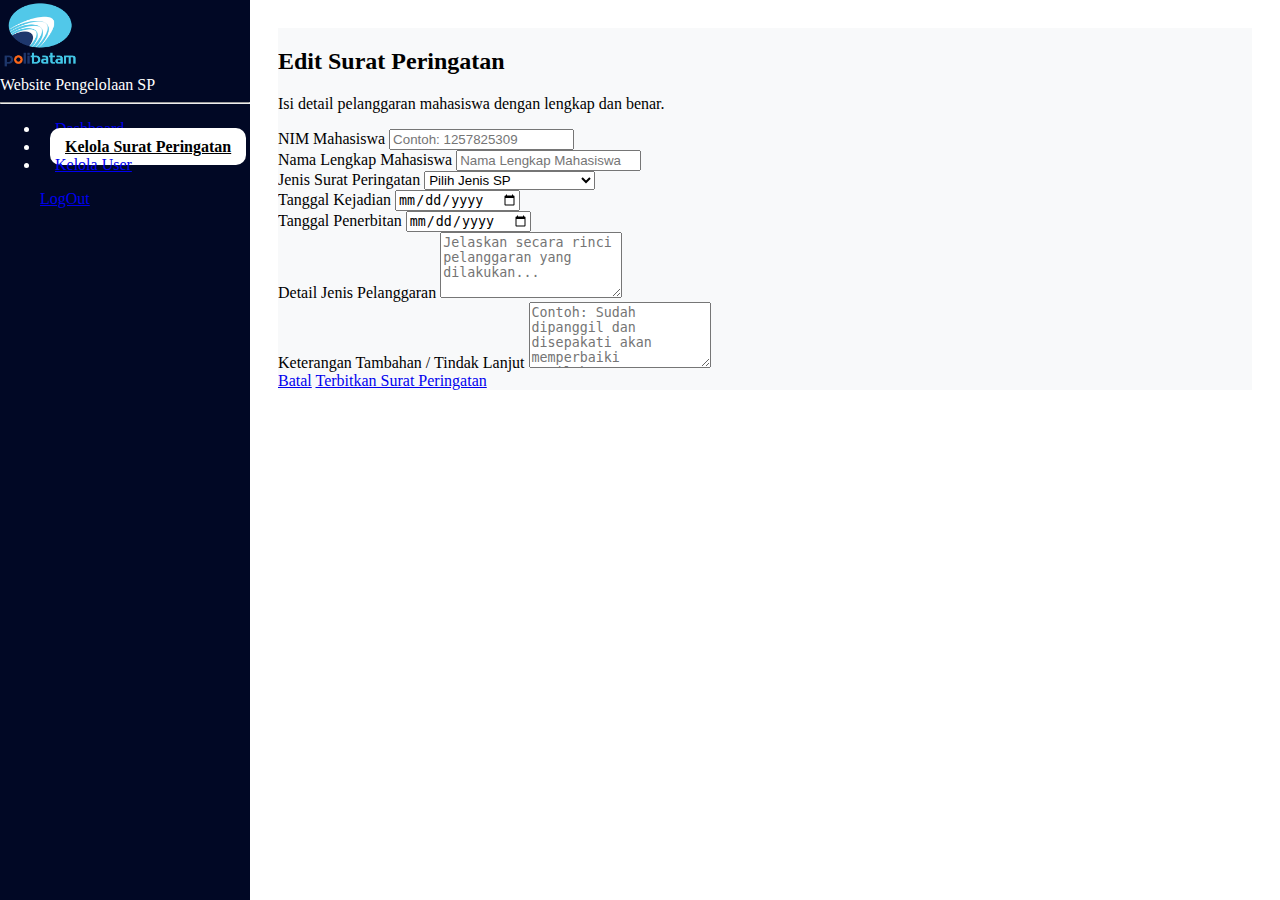
<file: admin/tambah_sp.html>
<!DOCTYPE html>
<html lang="en">
  <head>
    <meta charset="UTF-8" />
    <meta name="viewport" content="width=device-width, initial-scale=1.0" />
    <title>Admin Page</title>
    <link rel="stylesheet" href="kelola_sp.css" />
    <link
      rel="stylesheet"
      href="https://cdn.jsdelivr.net/npm/bootstrap-icons@1.11.3/font/bootstrap-icons.min.css"
    />
    <link
      href="https://cdn.jsdelivr.net/npm/bootstrap@5.3.7/dist/css/bootstrap.min.css"
      rel="stylesheet"
      integrity="sha384-LN+7fdVzj6u52u30Kp6M/trliBMCMKTyK833zpbD+pXdCLuTusPj697FH4R/5mcr"
      crossorigin="anonymous"
    />
  </head>

  <body>
    <!-- Tombol Hamburger -->
    <i id="hamburger" class="bi bi-list fs-4 text-black"></i>

    <!-- Sidebar -->
    <div id="sidebar" class="sidebar d-flex flex-column">
      <div class="row">
        <div class="col-3 mt-2">
          <img src="../FOTO/logo.png" class="ms-4 mt-2" width="80px" alt="" />
        </div>
        <div class="col-9 d-flex flex-column mt-3">
          <span class="text-decoration-none ms-5 fw-bold fs-6"> Website </span>
          <span class="text-decoration-none ms-5 fw-bold fs-6">
            Pengelolaan
          </span>
          <span class="text-decoration-none ms-5 fw-bold fs-6"> SP </span>
        </div>
      </div>

      <hr style="color: white" />

      <ul class="d-flex nav flex-column">
        <li class="nav-item">
          <a class="nav-link text-white fw-bold fs-6" href="index.html"
            >Dashboard</a
          >
        </li>
        <li class="nav-item">
          <a class="nav-link active text-white fw-bold fs-6" href="kelola_sp.html"
            >Kelola Surat Peringatan</a
          >
        </li>
        <li class="nav-item">
          <a
            class="nav-link text-white fw-bold fs-6"
            href="kelola_user.html"
            >Kelola User</a
          >
        </li>
      </ul>

      <ul class="mt-auto">
        <a href="../login.html" type="button" class="btn btn-light fw-bold"
          >LogOut</a
        >
      </ul>
    </div>

    <!-- Konten Utama -->
    <div class="content">
      <div class="container-fluid">
        <div class="content-wrapper p-4">
          <!-- Otak atik bebas -->
           <div class="main-content flex-grow-1">
            
            <h2 class="mb-4">Edit Surat Peringatan</h2>
            <p class="text-muted mb-4">Isi detail pelanggaran mahasiswa dengan lengkap dan benar.</p>

            <form>
                
                <div class="row mb-3">
                    <div class="col-md-6">
                        <label for="nim" class="form-label fw-bold">NIM Mahasiswa</label>
                        <input type="text" class="form-control" id="nim" placeholder="Contoh: 1257825309">
                    </div>
                    <div class="col-md-6">
                        <label for="nama" class="form-label fw-bold">Nama Lengkap Mahasiswa</label>
                        <input type="text" class="form-control" id="nama" placeholder="Nama Lengkap Mahasiswa">
                    </div>
                </div>

                <div class="mb-3">
                    <label for="jenisSP" class="form-label fw-bold">Jenis Surat Peringatan</label>
                    <select class="form-select mb-3" id="jenisSP" aria-label="Jenis Surat Peringatan">
                        <option selected>Pilih Jenis SP</option>
                        <option value="1">SP I (Peringatan Awal)</option>
                        <option value="2">SP II (Peringatan Kedua)</option>
                        <option value="3">SP III (Peringatan Akhir)</option>
                    </select>

                    </div>

                <div class="row mb-3">
                    <div class="col-md-6">
                        <label for="tglKejadian" class="form-label fw-bold">Tanggal Kejadian</label>
                        <input type="date" class="form-control" id="tglKejadian" placeholder="dd/mm/yyyy">
                    </div>
                    <div class="col-md-6">
                        <label for="tglTerbit" class="form-label fw-bold">Tanggal Penerbitan</label>
                        <input type="date" class="form-control" id="tglTerbit" placeholder="dd/mm/yyyy">
                    </div>
                </div>

                <div class="row mb-4">
                    <div class="col-md-6">
                        <label for="detailPelanggaran" class="form-label fw-bold">Detail Jenis Pelanggaran</label>
                        <textarea class="form-control" id="detailPelanggaran" rows="4" placeholder="Jelaskan secara rinci pelanggaran yang dilakukan..."></textarea>
                    </div>
                    <div class="col-md-6">
                        <label for="keteranganTambahan" class="form-label fw-bold">Keterangan Tambahan / Tindak Lanjut</label>
                        <textarea class="form-control" id="keteranganTambahan" rows="4" placeholder="Contoh: Sudah dipanggil dan disepakati akan memperbaiki perilaku..."></textarea>
                    </div>
                </div>

                <div class="d-flex justify-content-end">
                    <a href="kelola_sp.html" type="button" class="btn btn-secondary me-2">Batal</a>
                    <a href="kelola_sp.html" type="submit" class="btn btn-dark">Terbitkan Surat Peringatan</a>
                </div>
                
            </form>
            </div>
          <!-- batasan otak atik -->
        </div>
      </div>
    </div>

    <!-- Script -->
    <script>
      const hamburger = document.getElementById("hamburger");
      const sidebar = document.getElementById("sidebar");

      hamburger.addEventListener("click", () => {
        sidebar.classList.toggle("show");
      });
    </script>

    <script
      src="https://cdn.jsdelivr.net/npm/bootstrap@5.3.7/dist/js/bootstrap.bundle.min.js"
      integrity="sha384-ndDqU0Gzau9qJ1lfW4pNLlhNTkCfHzAVBReH9diLvGRem5+R9g2FzA8ZGN954O5Q"
      crossorigin="anonymous"
    ></script>
  </body>
</html>
</file>
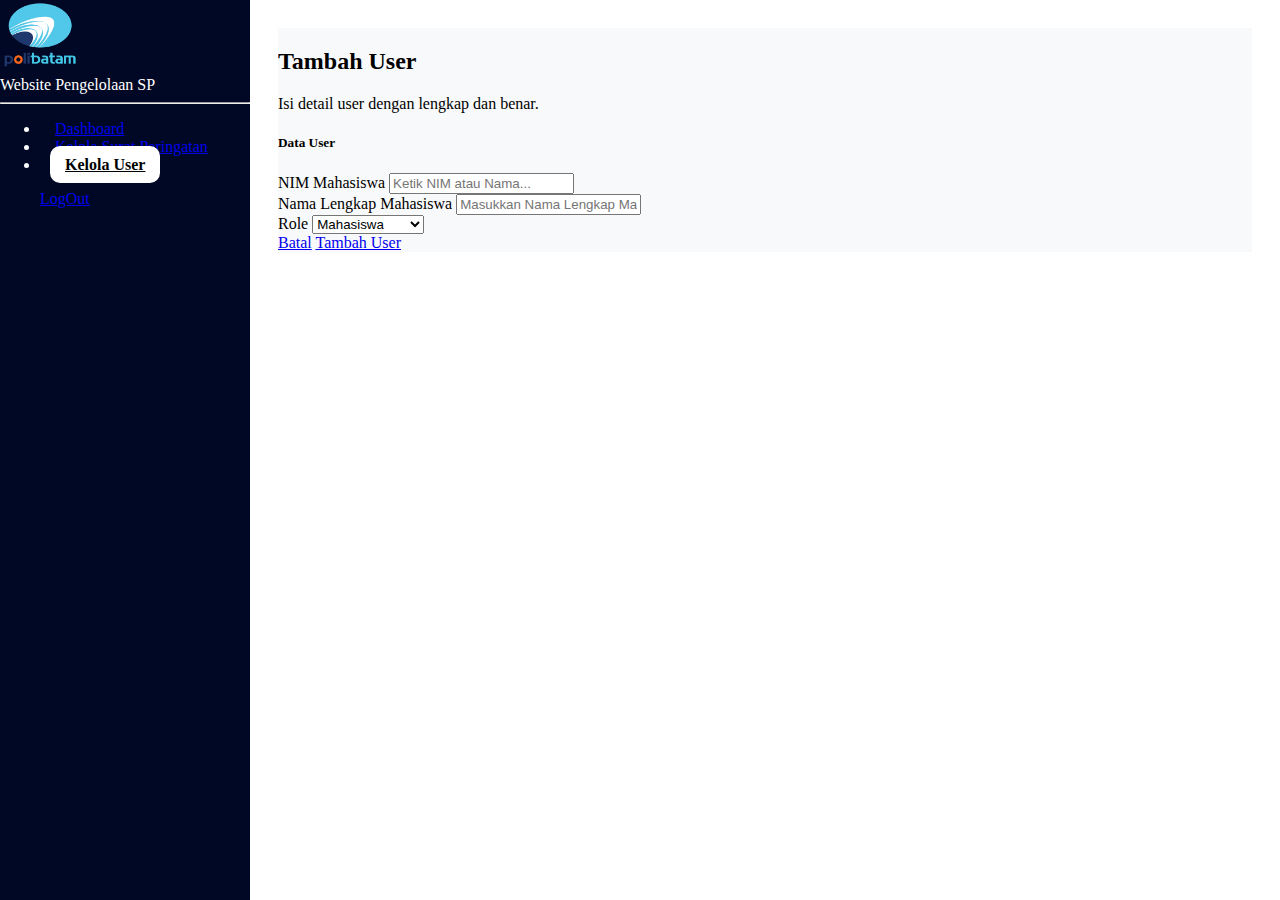
<file: admin/tambah_user.html>
<!DOCTYPE html>
<html lang="en">
  <head>
    <meta charset="UTF-8" />
    <meta name="viewport" content="width=device-width, initial-scale=1.0" />
    <title>Admin Page</title>
    <link rel="stylesheet" href="kelola_sp.css" />
    <link
      rel="stylesheet"
      href="https://cdn.jsdelivr.net/npm/bootstrap-icons@1.11.3/font/bootstrap-icons.min.css"
    />
    <link
      href="https://cdn.jsdelivr.net/npm/bootstrap@5.3.7/dist/css/bootstrap.min.css"
      rel="stylesheet"
      integrity="sha384-LN+7fdVzj6u52u30Kp6M/trliBMCMKTyK833zpbD+pXdCLuTusPj697FH4R/5mcr"
      crossorigin="anonymous"
    />
  </head>

  <body>
    <!-- Tombol Hamburger -->
    <i id="hamburger" class="bi bi-list fs-4 text-black"></i>

    <!-- Sidebar -->
    <div id="sidebar" class="sidebar d-flex flex-column">
      <div class="row">
        <div class="col-3 mt-2">
          <img src="../FOTO/logo.png" class="ms-4 mt-2" width="80px" alt="" />
        </div>
        <div class="col-9 d-flex flex-column mt-3">
          <span class="text-decoration-none ms-5 fw-bold fs-6"> Website </span>
          <span class="text-decoration-none ms-5 fw-bold fs-6">
            Pengelolaan
          </span>
          <span class="text-decoration-none ms-5 fw-bold fs-6"> SP </span>
        </div>
      </div>

      <hr style="color: white" />

      <ul class="d-flex nav flex-column">
        <li class="nav-item">
          <a class="nav-link text-white fw-bold fs-6" href="index.html"
            >Dashboard</a
          >
        </li>
        <li class="nav-item">
          <a class="nav-link text-white fw-bold fs-6" href="kelola_sp.html"
            >Kelola Surat Peringatan</a
          >
        </li>
        <li class="nav-item">
          <a
            class="nav-link active text-white fw-bold fs-6"
            href="kelola_user.html"
            >Kelola User</a
          >
        </li>
      </ul>

      <ul class="mt-auto">
        <a href="../login.html" type="button" class="btn btn-light fw-bold"
          >LogOut</a
        >
      </ul>
    </div>

    <!-- Konten Utama -->
    <div class="content">
      <div class="container-fluid">
        <div class="content-wrapper p-4">
          <h2 class="mb-4">Tambah User</h2>
          <p class="text-muted mb-4">
            Isi detail user dengan lengkap dan benar.
          </p>

          <form
            action="proses/tambah_sp.php"
            method="POST"
            class="mt-4 p-4 border rounded-3 bg-white"
          >
            <h5 class="mb-3">Data User</h5>
            <div class="row">
              <div class="col-md-6 mb-3">
                <label class="form-label">NIM Mahasiswa</label>
                <input
                  class="form-control"
                  list="nim-options"
                  id="nim_search"
                  placeholder="Ketik NIM atau Nama..."
                  required
                />
                <input type="hidden" name="nim" id="nim_hidden" />
              </div>
              <div class="col-md-6 mb-3">
                <label class="form-label">Nama Lengkap Mahasiswa</label>
                <input
                  type="text"
                  name="nama_mahasiswa"
                  id="nama_mahasiswa"
                  class="form-control"
                  placeholder="Masukkan Nama Lengkap Mahasiswa"
                  required
                />
              </div>
            </div>

            <div class="mb-3">
              <label class="form-label">Role</label>
              <select name="jenis_sp" class="form-select" required>
                <option value="SP1">Mahasiswa</option>
                <option value="SP2">Staff Akademik</option>
              </select>
            </div>

            <div class="d-flex justify-content-end">
              <a
                href="kelola_user.html"
                type="button"
                class="btn btn-secondary me-2"
                >Batal</a
              >
              <a href="kelola_user.html" type="submit" class="btn btn-dark"
                >Tambah User</a
              >
            </div>
          </form>
        </div>
      </div>
    </div>

    <!-- Script -->
    <script>
      const hamburger = document.getElementById("hamburger");
      const sidebar = document.getElementById("sidebar");

      hamburger.addEventListener("click", () => {
        sidebar.classList.toggle("show");
      });
    </script>

    <script
      src="https://cdn.jsdelivr.net/npm/bootstrap@5.3.7/dist/js/bootstrap.bundle.min.js"
      integrity="sha384-ndDqU0Gzau9qJ1lfW4pNLlhNTkCfHzAVBReH9diLvGRem5+R9g2FzA8ZGN954O5Q"
      crossorigin="anonymous"
    ></script>
  </body>
</html>
</file>
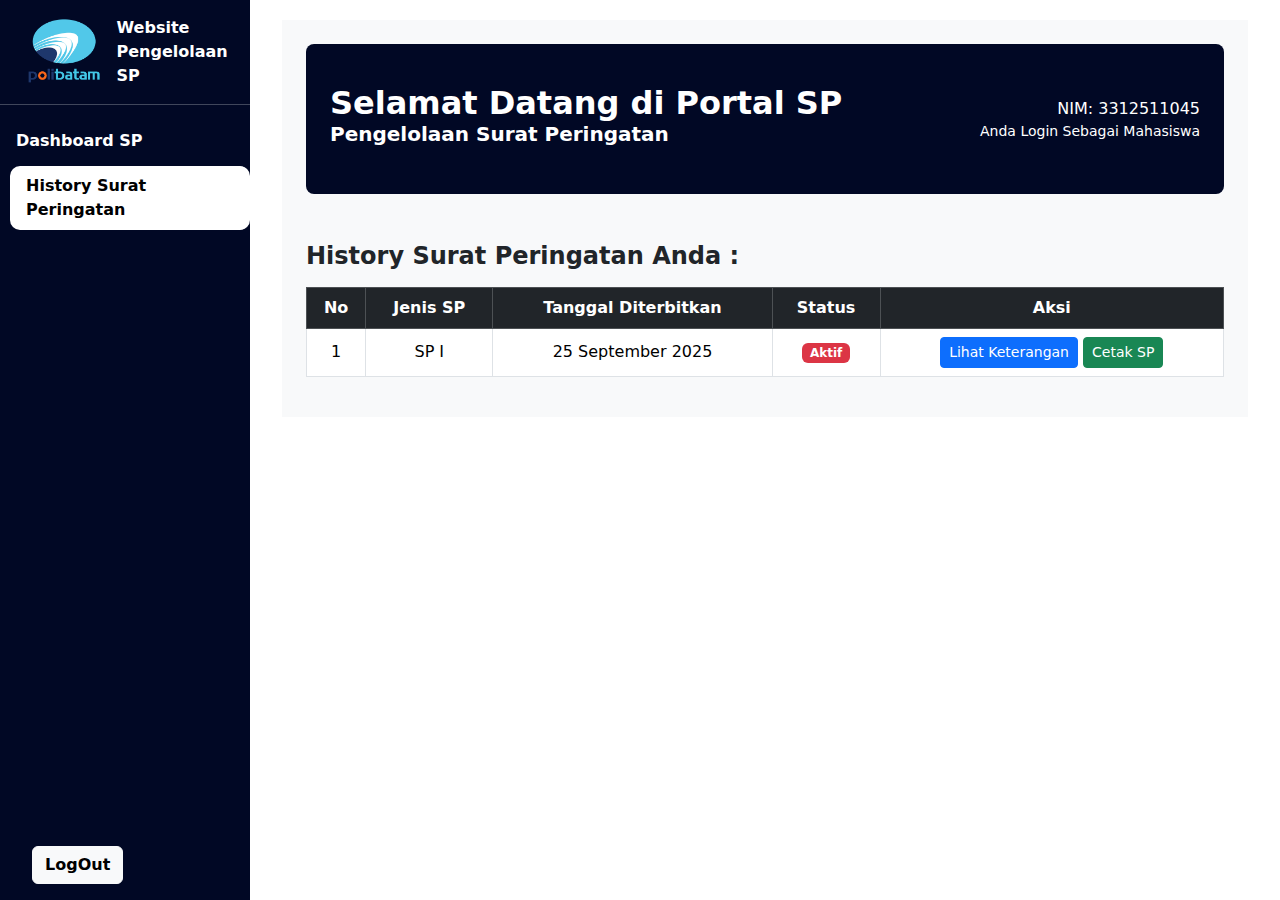
<file: mahasiswa/history.html>
<!DOCTYPE html>
<html lang="id">

<head>
    <meta charset="UTF-8" />
    <meta name="viewport" content="width=device-width, initial-scale=1.0" />
    <title>History Surat Peringatan</title>
    <link rel="stylesheet" href="css/styles.css" />
    <link rel="stylesheet" href="https://cdn.jsdelivr.net/npm/bootstrap-icons@1.11.3/font/bootstrap-icons.min.css" />
    <link href="https://cdn.jsdelivr.net/npm/bootstrap@5.3.2/dist/css/bootstrap.min.css" rel="stylesheet" />
</head>

<body>
    <i id="hamburger" class="bi bi-list fs-4 text-black"></i>

    <div id="sidebar" class="sidebar d-flex flex-column">
        <div class="row">
            <div class="col-3 mt-2">
                <img src="../FOTO/logo.png" class="ms-4 mt-2" width="80px" alt="" />
            </div>
            <div class="col-9 d-flex flex-column mt-3">
                <span class="text-decoration-none ms-5 fw-bold fs-6"> Website </span>
                <span class="text-decoration-none ms-5 fw-bold fs-6"> Pengelolaan </span>
                <span class="text-decoration-none ms-5 fw-bold fs-6"> SP </span>
            </div>
        </div>
        <hr style="color: white" />
        <ul class="d-flex nav flex-column">
            <li class="nav-item">
                <a class="nav-link text-white fw-bold fs-6" href="index.html">Dashboard SP</a>
            </li>
            <li class="nav-item">
                <a class="nav-link active text-white fw-bold fs-6" href="history.html">History Surat Peringatan</a>
            </li>
        </ul>
        <ul class="mt-auto">
            <a href="../index.html" type="button" class="btn btn-light fw-bold">LogOut</a>
        </ul>
    </div>

    <div class="content">
        <div class="container-fluid">
            <div class="content-wrapper p-4">
                <div class="welcome-banner p-4 rounded-3 d-flex justify-content-between align-items-center">
                    <div>
                        <h2 class="fw-bold mb-0">Selamat Datang di Portal SP</h2>
                        <h2 class="fw-bold fs-5">Pengelolaan Surat Peringatan</h2< /h2>
                    </div>
                    <div class="text-end">
                        <p class="mb-0">NIM: 3312511045</p>
                        <p class="mb-0 small">Anda Login Sebagai Mahasiswa</p>
                    </div>
                </div>

                <h4 class="mt-5 mb-3 fw-bold">History Surat Peringatan Anda :</h4>

                <div class="table-responsive">
                    <table class="table table-bordered table-hover align-middle">
                        <thead class="table-dark">
                            <tr class="text-center">
                                <th>No</th>
                                <th>Jenis SP</th>
                                <th>Tanggal Diterbitkan</th>
                                <th>Status</th>
                                <th>Aksi</th>
                            </tr>
                        </thead>
                        <tbody>
                                    <tr>
                                        <td class="text-center">1</td>
                                        <td class="text-center">SP I</td>
                                        <td class="text-center">25 September 2025</td>
                                        <td class="text-center"><span class="badge bg-danger">Aktif</span></td>
                                        <td class="text-center">
                                            <button type="button" class="btn btn-primary btn-sm"
                                                data-bs-toggle="modal"
                                                data-bs-target="#detailSpModal"
                                                data-jenis="SP I"
                                                data-tanggal="25 September 2025"
                                                data-pelanggaran="Alfa"
                                                data-keterangan="Telah dilakukan pembinaan, dan mahasiswa berkomitmen tidak mengulangi pelanggaran yang sama."
                                                data-status="aktif">
                                                Lihat Keterangan
                                            </button>

                                            <a href="cetak_sp.html" target="_blank" class="btn btn-success btn-sm">
                                                Cetak SP
                                            </a>
                                        </td>
                                    </tr>
                        </tbody>
                    </table>
                </div>
            </div>
        </div>
    </div>
    <div class="modal fade" id="detailSpModal" tabindex="-1">
        <div class="modal-dialog modal-lg">
            <div class="modal-content">
                <div class="modal-header bg-dark text-white">
                    <h5 class="modal-title" id="modalJenisSp">Detail Surat Peringatan</h5>
                    <button type="button" class="btn-close btn-close-white" data-bs-dismiss="modal"></button>
                </div>
                <div class="modal-body">
                    <div class="mb-3">
                        <label class="fw-bold">Pelanggaran:</label>
                        <p id="modalPelanggaran">Alfa</p>
                    </div>
                    <div class="mb-3">
                        <label class="fw-bold">Tindak Lanjut / Keterangan:</label>
                        <p id="modalKeterangan">Telah dilakukan pembinaan, dan mahasiswa berkomitmen tidak mengulangi pelanggaran yang sama.</p>
                    </div>
                    <hr>
                    <div class="row">
                        <div class="col-6">
                            <label class="fw-bold">Tanggal Diterbitkan:</label>
                            <p id="modalTanggal">25 September 2025</p>
                        </div>
                        <div class="col-6">
                            <label class="fw-bold">Status:</label>
                            <p><span class="badge bg-danger" id="modalStatus">Aktif</span></p>
                        </div>
                    </div>
                </div>
                <div class="modal-footer">
                    <button type="button" class="btn btn-secondary" data-bs-dismiss="modal">Tutup</button>
                </div>
            </div>
        </div>
    </div>

    <script>
        const hamburger = document.getElementById("hamburger");
        const sidebar = document.getElementById("sidebar");
        hamburger.addEventListener("click", () => {
            sidebar.classList.toggle("show");
        });
    </script>
    <script src="https://cdn.jsdelivr.net/npm/bootstrap@5.3.7/dist/js/bootstrap.bundle.min.js"></script>

</body>

</html>
</file>
<file: index.css>
body {
        font-family: "Poppins", sans-serif;
        background-color: #f8f9fa;
        overflow: hidden;
      }

      .btn {
        width: 100px;
        height: 35px;
      }

      .hero-section {
        position: relative;
        min-height: 85vh;
        display: flex;
        align-items: center;
        overflow: hidden;
      }

      .hero-section::before {
        content: "";
        position: absolute;
        top: 0;
        left: 0;
        width: 100%;
        height: 100%;
        background-color: #192a56;
        z-index: -1;
        clip-path: polygon(100% 0, 100% 0, 100% 100%, 15% 100%);
      }

      .hero-content h1 {
        font-size: 3rem;
        font-weight: 700;
        color: #212529;
      }

      .hero-content p {
        font-size: 1rem;
        color: #6c757d;
      }

      .illustration-container img {
        max-width: 100%;
        height: auto;
      }

      @media (max-width: 991.98px) {
        body {
            overflow: scroll;
        }
        .hero-section {
          text-align: center;
          min-height: auto;
          padding-top: 5rem;
          padding-bottom: 3rem;
        }
        .hero-section::before {
            display: none;
        }
        .hero-content {
          padding-bottom: 3rem;
        }
        .hero-content h1 {
          font-size: 2.2rem;
        }
      }
</file>
<file: admin/styles.css>
.nav-link:hover {
  background-color: rgba(255, 255, 255, 0.1);
  color: white !important;
  border-radius: 8px;
  transition: 0.3s;
  margin-left: 10px;
}

body {
  overflow-x: hidden;
}

#hamburger {
  display: none;
}

.sidebar {
  position: fixed;
  top: 0;
  left: 0;
  width: 250px;
  height: 100vh;
  background-color: #010825;
  color: white;
  transition: transform 0.4s ease-in-out;
  z-index: 1000;
}

.content {
  margin-left: 250px;
  padding: 20px;
}

.nav-link.active {
  background-color: white;
  color: black !important;
  font-weight: bold;
  margin-left: 10px;
}

.nav-link {
  padding: 10px 15px;
  margin-bottom: 5px;
  border-radius: 10px;
}

.content-wrapper {
  width: 100%;
  background-color: #f8f9fa;
  overflow-y: auto;
}

.welcome-banner {
  background-color: #010825;
  color: white;
  height: 150px;
}

.info-card {
  background-color: #010825;
  color: white;
  transition: transform 0.2s ease-in-out;
}

.info-card:hover {
  transform: translateY(-5px);
  box-shadow: 0 4px 15px rgba(0, 0, 0, 0.2);
}

.info-card svg {
  opacity: 0.8;
}
@media only screen and (max-width: 600px) {
  #hamburger {
    cursor: pointer;
    display: block;
    position: fixed;
    top: 15px;
    left: 15px;
    z-index: 1100;
    background-color: white;
    padding: 5px;
    border-radius: 5px;
  }

  .sidebar {
    transform: translateX(-100%);
  }

  .sidebar.show {
    transform: translateX(0);
  }

  .content {
    margin-left: 0;
    padding-top: 70px;
  }

  .content-wrapper {
    padding: 10px !important;
  }

  h2 {
    font-size: 1px;
  }
}
</file>
<file: mahasiswa/css/styles.css>
.nav-link:hover {
  background-color: rgba(255, 255, 255, 0.1);
  color: white !important;
  border-radius: 8px;
  transition: 0.3s;
  margin-left: 10px;
}

body {
  overflow-x: hidden;
}

#hamburger {
  display: none;
}

.sidebar {
  position: fixed;
  top: 0;
  left: 0;
  width: 250px;
  height: 100vh;
  background-color: #010825;
  color: white;
  transition: transform 0.4s ease-in-out;
  z-index: 1000;
}

.content {
  margin-left: 250px;
  padding: 20px;
}

.nav-link.active {
  background-color: white;
  color: black !important;
  font-weight: bold;
  margin-left: 10px;
}

.nav-link {
  padding: 10px 15px;
  margin-bottom: 5px;
  border-radius: 10px;
}

.content-wrapper {
  width: 100%;
  background-color: #f8f9fa;
  overflow-y: auto;
}

.welcome-banner {
  background-color: #010825;
  color: white;
  height: 150px;
}

.info-card {
  background-color: #010825;
  color: white;
  transition: transform 0.2s ease-in-out;
}

.info-card:hover {
  transform: translateY(-5px);
  box-shadow: 0 4px 15px rgba(0, 0, 0, 0.2);
}

.info-card svg {
  opacity: 0.8;
}
@media only screen and (max-width: 600px) {
  #hamburger {
    cursor: pointer;
    display: block;
    position: fixed;
    top: 15px;
    left: 15px;
    z-index: 1100;
    background-color: white;
    padding: 5px;
    border-radius: 5px;
  }

  .sidebar {
    transform: translateX(-100%);
  }

  .sidebar.show {
    transform: translateX(0);
  }

  .content {
    margin-left: 0;
    padding-top: 70px;
  }

  .content-wrapper {
    padding: 10px !important;
  }

  .welcome-banner {
    flex-direction: column;
    text-align: center;
  }

  .welcome-banner div:first-child {
    margin-bottom: 1rem;
  }

  h2 {
    font-size: 1px;
  }
}
</file>
<file: login.css>
.container {
  width: 79%;
}

.btn {
  background-color: #010825;
  color: white;
  font-weight: bold;
}

@media only screen and (max-width: 600px) {
  .container {
    width: 100%;
  }
}
</file>
<file: tentang.css>
.hero {
  background-color: #192a56;
  width: 100%;
  height: 300px;
}

.btns {
  width: 100px;
  height: 35px;
}
</file>
<file: admin/kelola_sp.css>
.nav-link:hover {
  background-color: rgba(255, 255, 255, 0.1);
  color: white !important;
  border-radius: 8px;
  transition: 0.3s;
  margin-left: 10px;
}

body {
  overflow-x: hidden;
}

#hamburger {
  display: none;
}

.sidebar {
  position: fixed;
  top: 0;
  left: 0;
  width: 250px;
  height: 100vh;
  background-color: #010825;
  color: white;
  transition: transform 0.4s ease-in-out;
  z-index: 1000;
}

.content {
  margin-left: 250px;
  padding: 20px;
}

.nav-link.active {
  background-color: white;
  color: black !important;
  font-weight: bold;
  margin-left: 10px;
}

.nav-link {
  padding: 10px 15px;
  margin-bottom: 5px;
  border-radius: 10px;
}

.content-wrapper {
  width: 100%;
  background-color: #f8f9fa;
  overflow-y: auto;
}

.welcome-banner {
  background-color: #010825;
  color: white;
  height: 150px;
}


@media only screen and (max-width: 600px) {
  #hamburger {
    cursor: pointer;
    display: block;
    position: fixed;
    top: 15px;
    left: 15px;
    z-index: 1100;
    background-color: white;
    padding: 5px;
    border-radius: 5px;
  }

  .sidebar {
    transform: translateX(-100%);
  }

  .sidebar.show {
    transform: translateX(0);
  }

  .content {
    margin-left: 0;
    padding-top: 70px;
  }

  .content-wrapper {
    padding: 10px !important;
  }

  .welcome-banner {
    flex-direction: column;
    text-align: center;
  }

  .welcome-banner div:first-child {
    margin-bottom: 1rem;
  }

  h2 {
    font-size: 1.5rem;
  }
}
</file>
